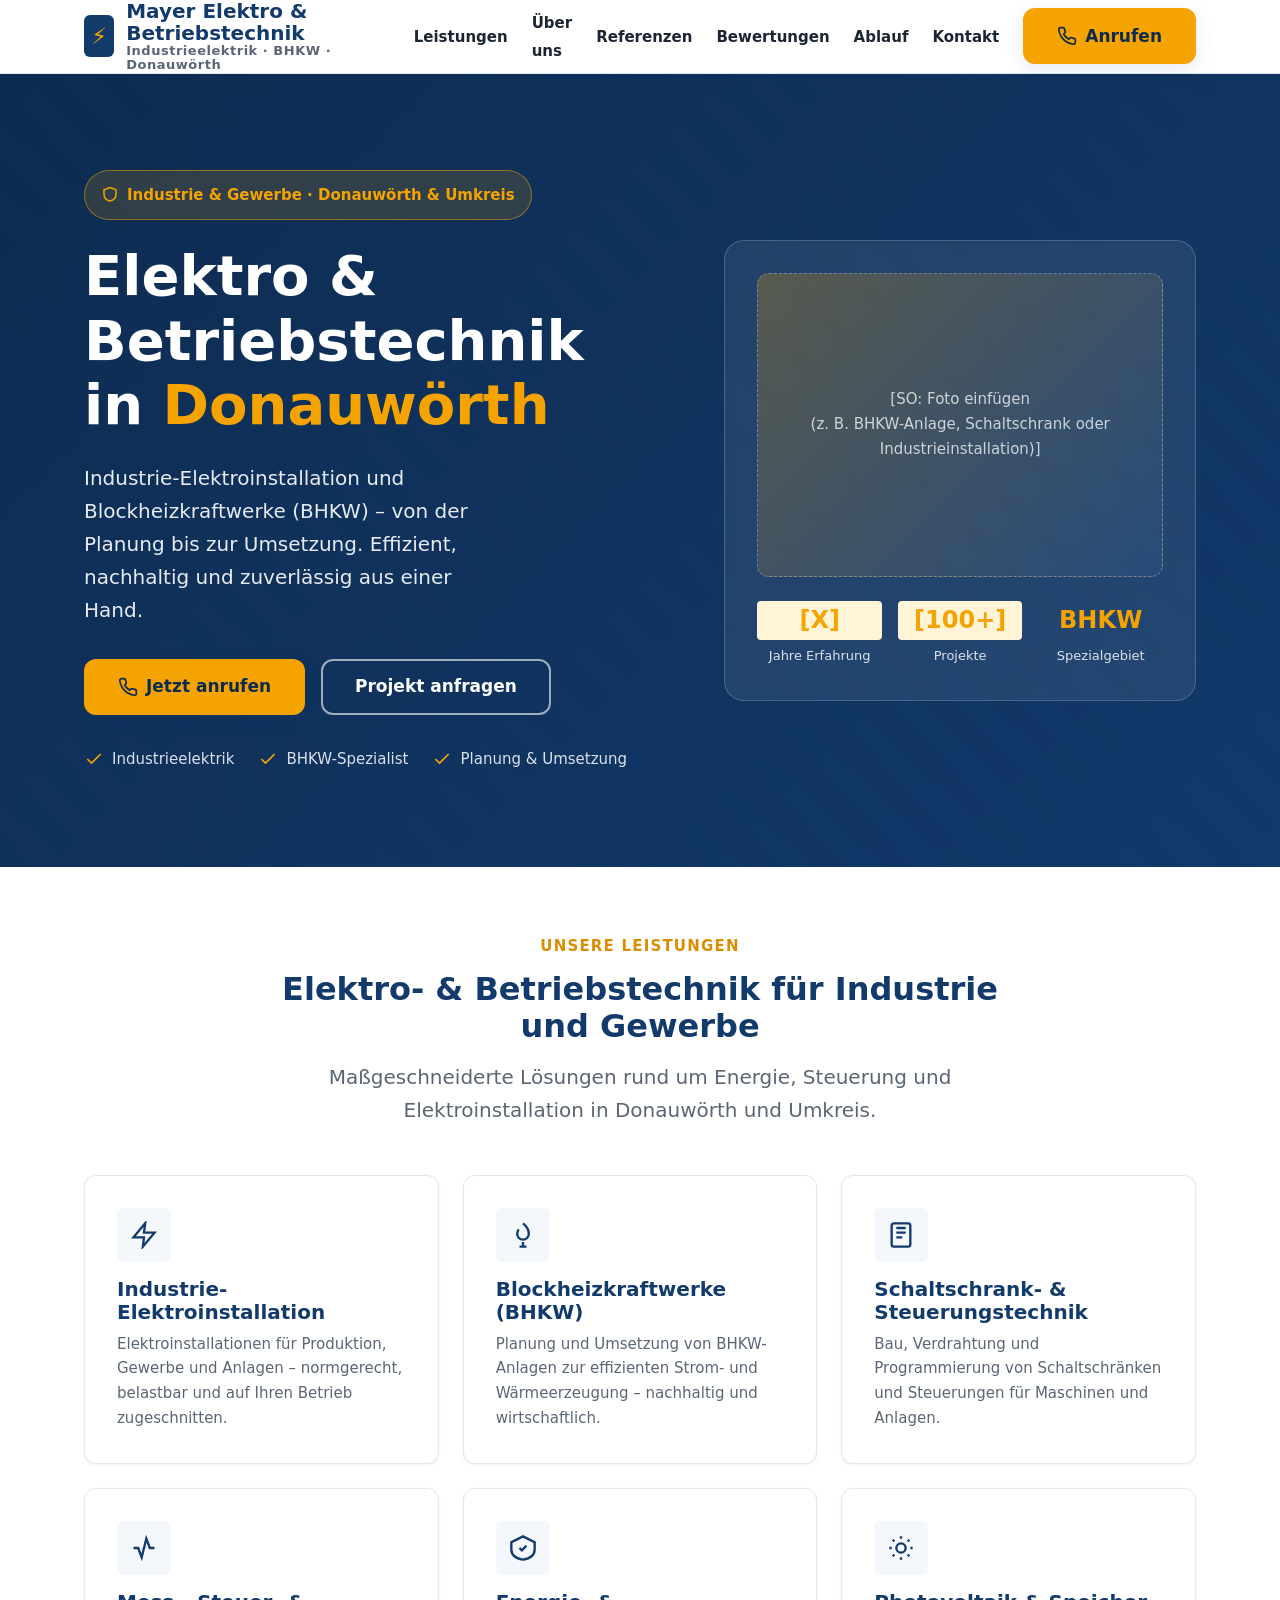
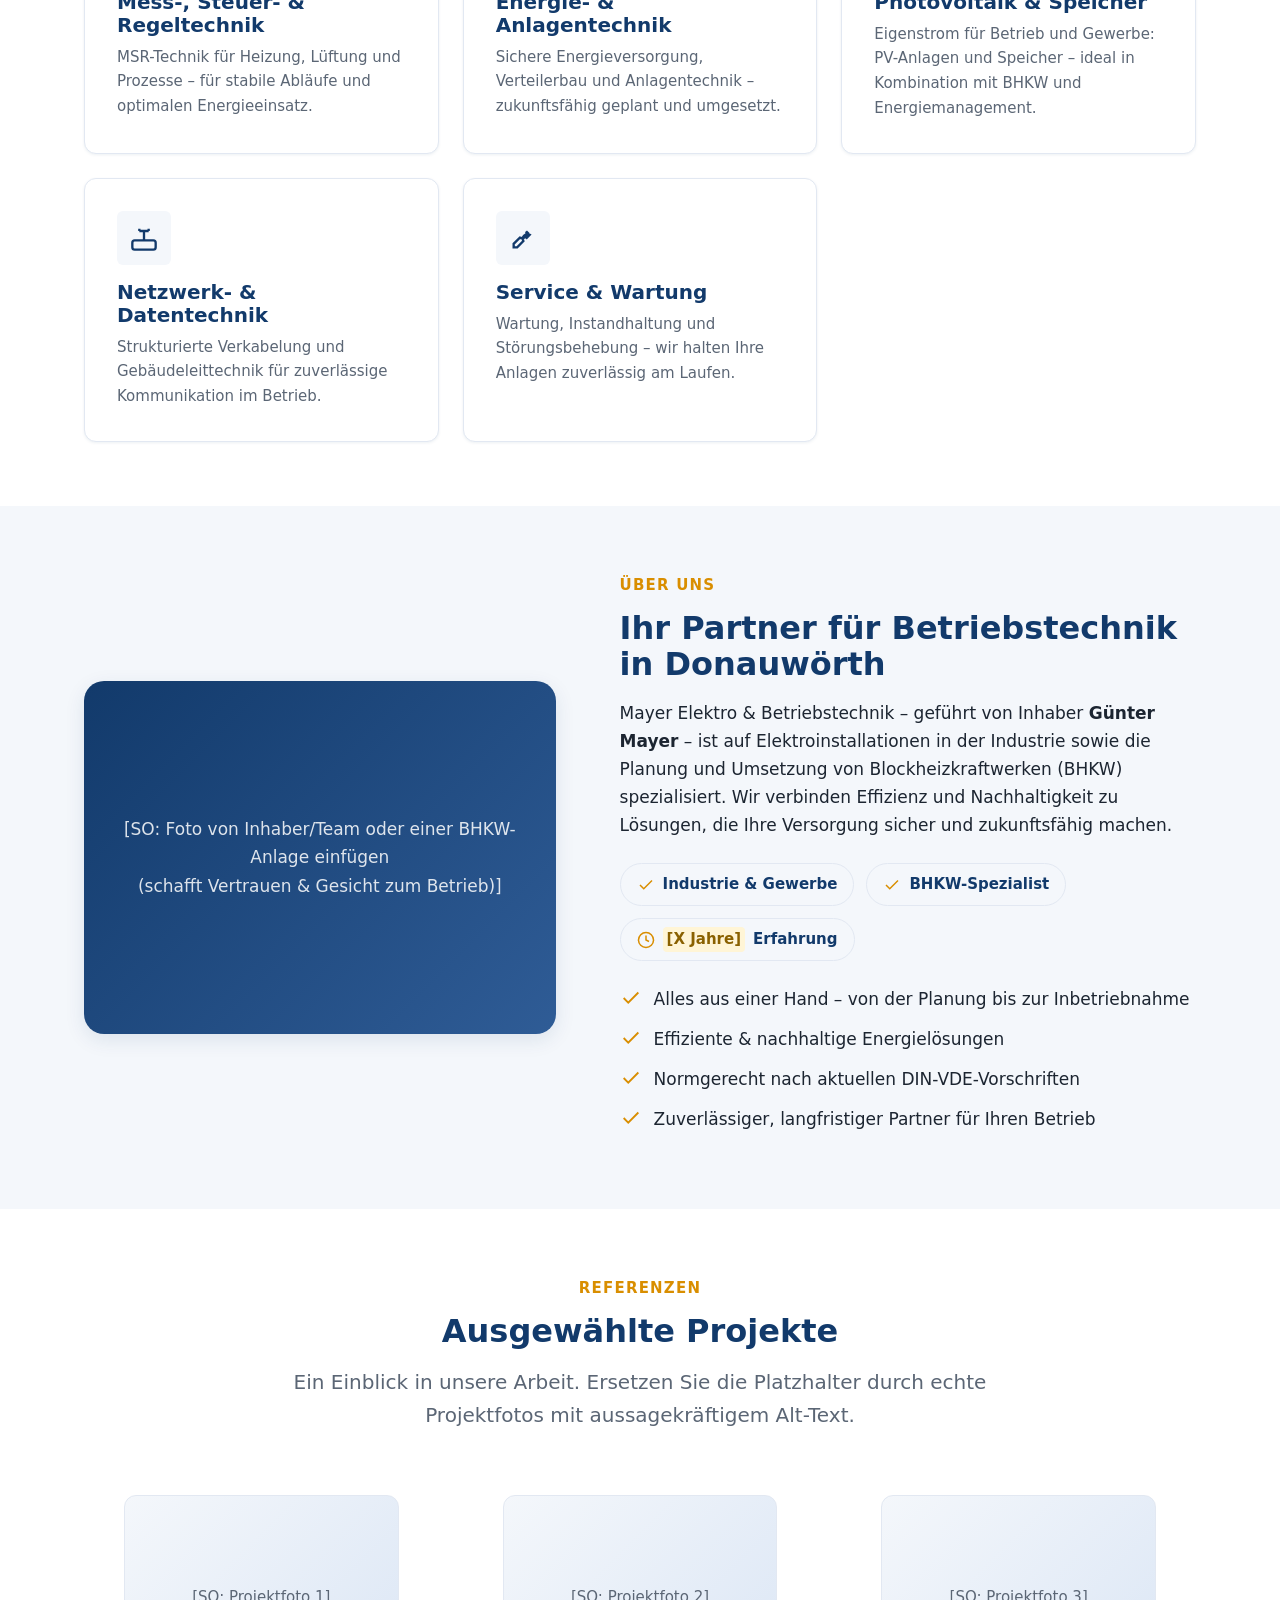
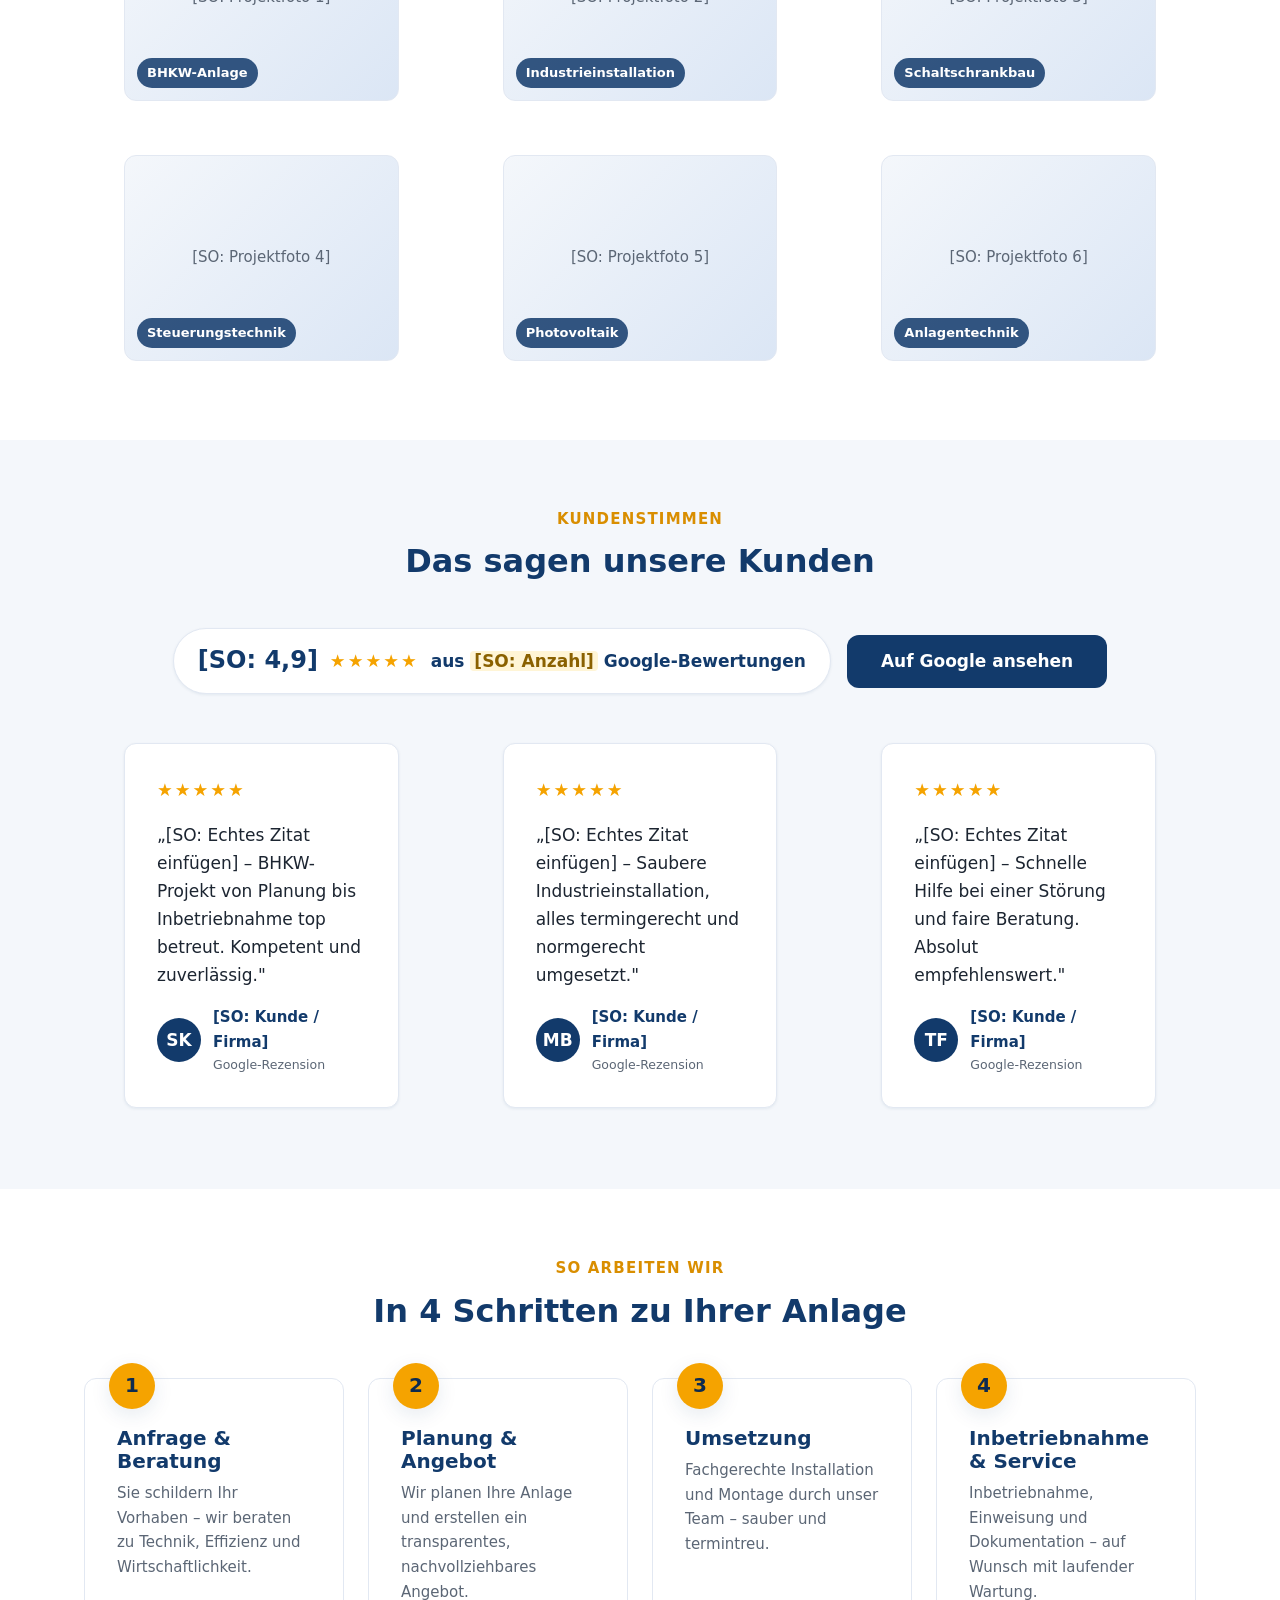
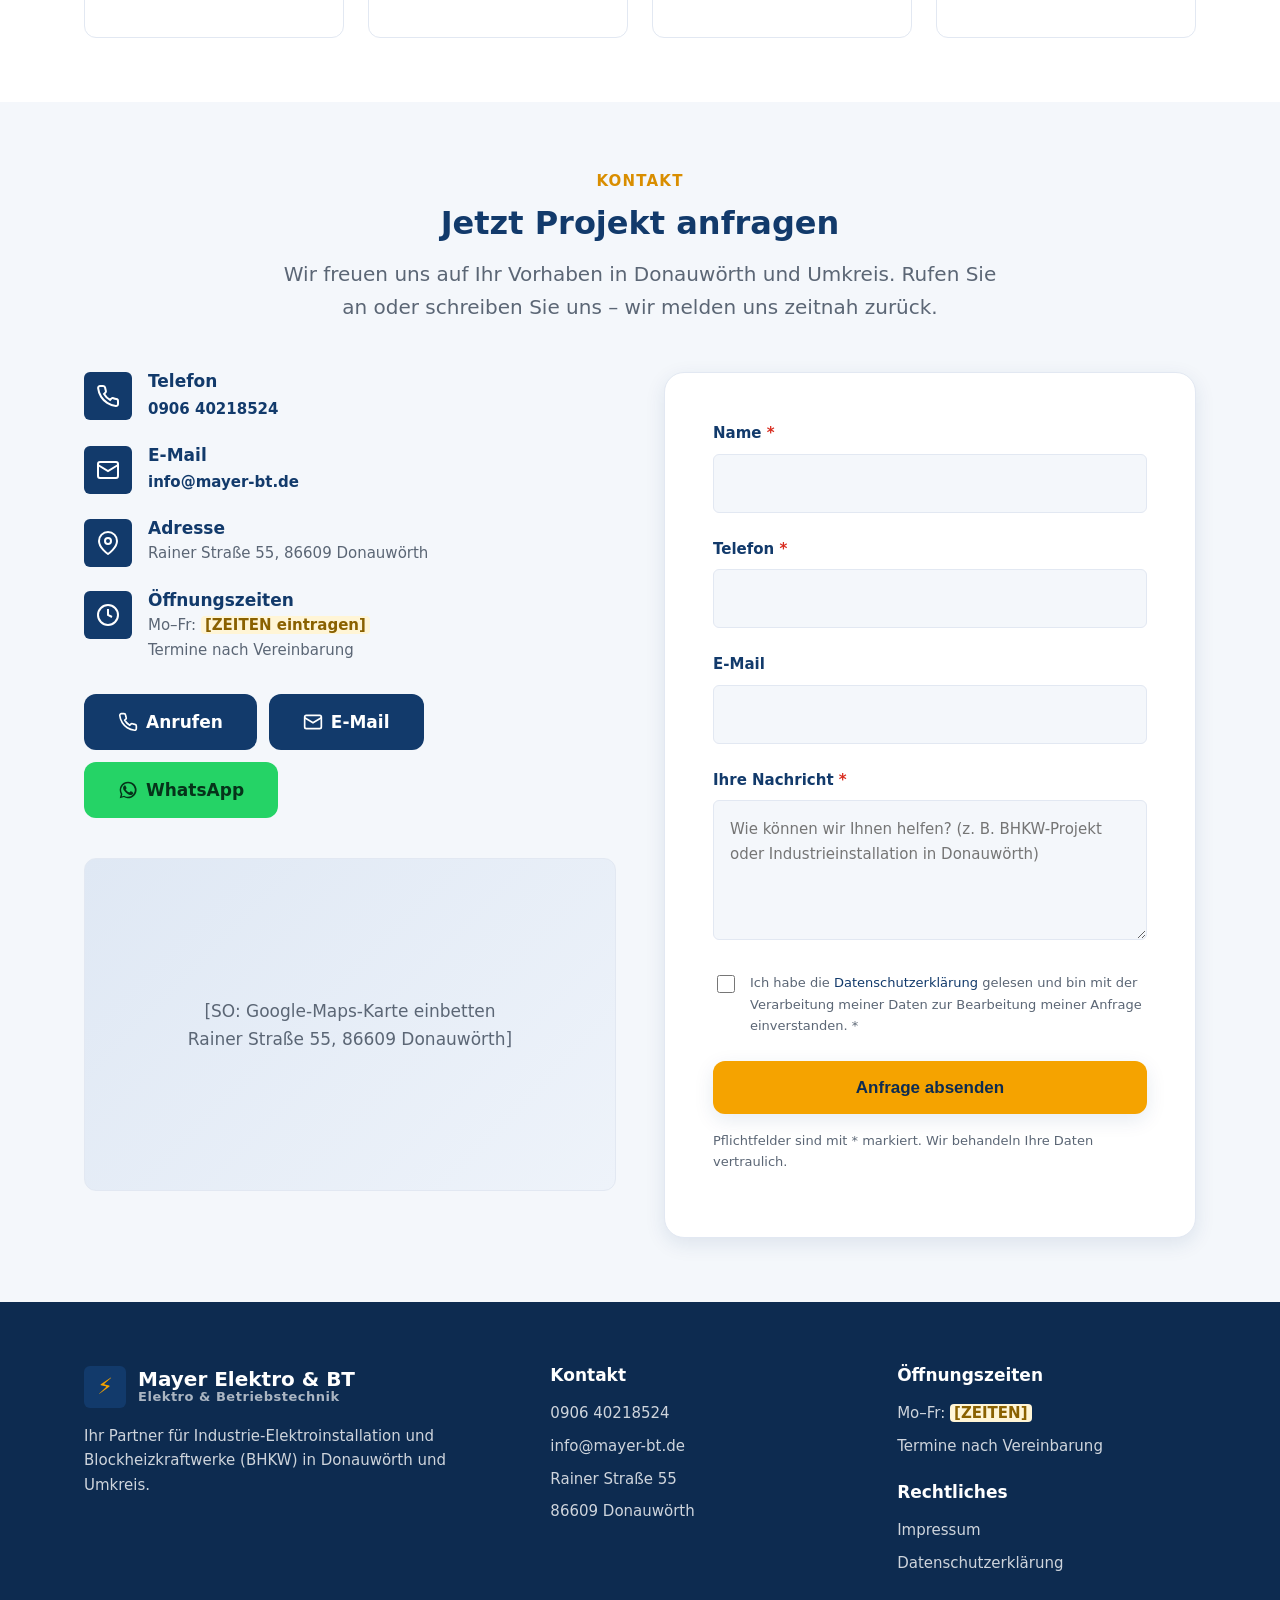
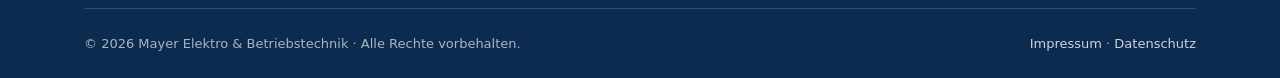
<file: index.html>
<!DOCTYPE html>
<html lang="de">
<head>
  <meta charset="UTF-8" />
  <meta name="viewport" content="width=device-width, initial-scale=1.0" />

  <!-- ===================================================================
       SEO / Lokale Suche  (Standort: Donauwörth)
       =================================================================== -->
  <title>Mayer Elektro &amp; Betriebstechnik – Industrieelektrik &amp; BHKW in Donauwörth</title>
  <meta name="description" content="Mayer Elektro &amp; Betriebstechnik in Donauwörth: Industrie-Elektroinstallation, Blockheizkraftwerke (BHKW), Schaltschrank- &amp; Steuerungstechnik, Energie- und Anlagentechnik. Effizient, nachhaltig, zuverlässig. Jetzt anfragen." />
  <meta name="robots" content="index, follow" />
  <link rel="canonical" href="[SO: https://www.mayer-bt.de/]" />

  <!-- Geokoordinaten für lokale Suche (Donauwörth, ca. – bei Bedarf exakt setzen) -->
  <meta name="geo.region" content="DE-BY" />
  <meta name="geo.placename" content="Donauwörth" />
  <meta name="geo.position" content="48.7186;10.7783" />
  <meta name="ICBM" content="48.7186, 10.7783" />

  <!-- Social Sharing (Open Graph) -->
  <meta property="og:type" content="website" />
  <meta property="og:title" content="Mayer Elektro &amp; Betriebstechnik – Industrieelektrik &amp; BHKW in Donauwörth" />
  <meta property="og:description" content="Industrie-Elektroinstallation, Blockheizkraftwerke (BHKW), Schaltschrank- &amp; Steuerungstechnik in Donauwörth und Umkreis." />
  <meta property="og:locale" content="de_DE" />

  <link rel="stylesheet" href="styles.css" />
  <link rel="icon" href="data:image/svg+xml,<svg xmlns='http://www.w3.org/2000/svg' viewBox='0 0 100 100'><text y='.9em' font-size='90'>⚡</text></svg>" />

  <!-- ===================================================================
       JSON-LD Structured Data: LocalBusiness / Electrician
       =================================================================== -->
  <script type="application/ld+json">
  {
    "@context": "https://schema.org",
    "@type": "Electrician",
    "name": "Mayer Elektro & Betriebstechnik",
    "description": "Industrie-Elektroinstallation und Blockheizkraftwerke (BHKW) in Donauwörth und Umkreis: Planung, Installation, Schaltschrank- und Steuerungstechnik, Energie- und Anlagentechnik.",
    "url": "[SO: https://www.mayer-bt.de/]",
    "telephone": "+49 906 40218524",
    "email": "info@mayer-bt.de",
    "image": "[SO: https://www.mayer-bt.de/logo.png]",
    "priceRange": "€€",
    "founder": "Günter Mayer",
    "vatID": "DE288481501",
    "address": {
      "@type": "PostalAddress",
      "streetAddress": "Rainer Straße 55",
      "postalCode": "86609",
      "addressLocality": "Donauwörth",
      "addressRegion": "Bayern",
      "addressCountry": "DE"
    },
    "geo": {
      "@type": "GeoCoordinates",
      "latitude": "48.7186",
      "longitude": "10.7783"
    },
    "areaServed": "Donauwörth und Umkreis",
    "openingHoursSpecification": [
      {
        "@type": "OpeningHoursSpecification",
        "dayOfWeek": ["Monday","Tuesday","Wednesday","Thursday","Friday"],
        "opens": "[SO: 08:00]",
        "closes": "[SO: 17:00]"
      }
    ]
  }
  </script>
</head>

<body>
  <!-- Barrierefreiheit: Sprunglink zum Hauptinhalt -->
  <a class="skip-link" href="#leistungen">Zum Inhalt springen</a>

  <!-- ===================================================================
       HEADER / NAVIGATION
       =================================================================== -->
  <header class="site-header">
    <div class="container">
      <nav class="nav" aria-label="Hauptnavigation">
        <!-- Logo-Platzhalter: durch <img src="logo.png" ...> ersetzbar -->
        <a class="brand" href="index.html" aria-label="Mayer Elektro & Betriebstechnik Startseite">
          <span class="brand__mark" aria-hidden="true">⚡</span>
          <span class="brand__name">
            Mayer <span style="font-weight:600">Elektro &amp; Betriebstechnik</span>
            <small>Industrieelektrik · BHKW · Donauwörth</small>
          </span>
        </a>

        <ul class="nav__links" id="navLinks">
          <li><a href="#leistungen">Leistungen</a></li>
          <li><a href="#ueber-uns">Über uns</a></li>
          <li><a href="#referenzen">Referenzen</a></li>
          <li><a href="#bewertungen">Bewertungen</a></li>
          <li><a href="#ablauf">Ablauf</a></li>
          <li><a href="#kontakt">Kontakt</a></li>
        </ul>

        <div class="nav__cta">
          <!-- Klick-zum-Anrufen -->
          <a class="btn btn--primary btn--desktop" href="tel:+4990640218524">
            <svg class="btn__icon" viewBox="0 0 24 24" fill="none" stroke="currentColor" stroke-width="2" aria-hidden="true"><path d="M22 16.92v3a2 2 0 0 1-2.18 2 19.79 19.79 0 0 1-8.63-3.07 19.5 19.5 0 0 1-6-6 19.79 19.79 0 0 1-3.07-8.67A2 2 0 0 1 4.11 2h3a2 2 0 0 1 2 1.72c.13.96.36 1.9.7 2.81a2 2 0 0 1-.45 2.11L8.09 9.91a16 16 0 0 0 6 6l1.27-1.27a2 2 0 0 1 2.11-.45c.9.34 1.85.57 2.81.7A2 2 0 0 1 22 16.92z"/></svg>
            Anrufen
          </a>
          <button class="nav__toggle" id="navToggle" aria-label="Menü öffnen" aria-expanded="false" aria-controls="navLinks">
            <span></span><span></span><span></span>
          </button>
        </div>
      </nav>
    </div>
  </header>

  <main>
    <!-- =================================================================
         1. HERO
         ================================================================= -->
    <section class="hero">
      <div class="container">
        <div class="hero__inner">
          <div class="hero__content">
            <!-- Trust-Badge (Ausrichtung Industrie & Gewerbe) -->
            <span class="hero-badge">
              <svg viewBox="0 0 24 24" fill="none" stroke="currentColor" stroke-width="2" aria-hidden="true"><path d="M12 2 4 5v6c0 5 3.5 8 8 9 4.5-1 8-4 8-9V5z"/></svg>
              <span>Industrie &amp; Gewerbe · Donauwörth &amp; Umkreis</span>
            </span>

            <h1>Elektro &amp; Betriebstechnik in <span class="accent">Donauwörth</span></h1>
            <p class="hero__lead">
              Industrie-Elektroinstallation und Blockheizkraftwerke (BHKW) –
              von der Planung bis zur Umsetzung. Effizient, nachhaltig und
              zuverlässig aus einer Hand.
            </p>

            <div class="hero__actions">
              <a class="btn btn--primary" href="tel:+4990640218524">
                <svg class="btn__icon" viewBox="0 0 24 24" fill="none" stroke="currentColor" stroke-width="2" aria-hidden="true"><path d="M22 16.92v3a2 2 0 0 1-2.18 2 19.79 19.79 0 0 1-8.63-3.07 19.5 19.5 0 0 1-6-6 19.79 19.79 0 0 1-3.07-8.67A2 2 0 0 1 4.11 2h3a2 2 0 0 1 2 1.72c.13.96.36 1.9.7 2.81a2 2 0 0 1-.45 2.11L8.09 9.91a16 16 0 0 0 6 6l1.27-1.27a2 2 0 0 1 2.11-.45c.9.34 1.85.57 2.81.7A2 2 0 0 1 22 16.92z"/></svg>
                Jetzt anrufen
              </a>
              <a class="btn btn--ghost" href="#kontakt">Projekt anfragen</a>
            </div>

            <ul class="hero__trust">
              <li><svg viewBox="0 0 24 24" fill="none" stroke="currentColor" stroke-width="2" aria-hidden="true"><path d="M20 6 9 17l-5-5"/></svg> Industrieelektrik</li>
              <li><svg viewBox="0 0 24 24" fill="none" stroke="currentColor" stroke-width="2" aria-hidden="true"><path d="M20 6 9 17l-5-5"/></svg> BHKW-Spezialist</li>
              <li><svg viewBox="0 0 24 24" fill="none" stroke="currentColor" stroke-width="2" aria-hidden="true"><path d="M20 6 9 17l-5-5"/></svg> Planung &amp; Umsetzung</li>
            </ul>
          </div>

          <!-- Hero-Bild-Platzhalter mit Kennzahlen -->
          <aside class="hero__card" aria-label="Über unseren Betrieb">
            <div class="hero__photo">
              [SO: Foto einfügen<br>(z. B. BHKW-Anlage, Schaltschrank oder Industrieinstallation)]
            </div>
            <div class="hero__stats">
              <div><strong class="ph">[X]</strong><span>Jahre Erfahrung</span></div>
              <div><strong class="ph">[100+]</strong><span>Projekte</span></div>
              <div><strong>BHKW</strong><span>Spezialgebiet</span></div>
            </div>
          </aside>
        </div>
      </div>
    </section>

    <!-- =================================================================
         2. LEISTUNGEN
         Hinweis: Kernleistungen (Industrieelektrik, BHKW) sind gesichert.
         Die übrigen Karten sind branchenübliche Ergänzungen – bitte an das
         echte Angebot anpassen/ergänzen.
         ================================================================= -->
    <section class="section" id="leistungen">
      <div class="container">
        <div class="section__head">
          <span class="section__eyebrow">Unsere Leistungen</span>
          <h2 class="section__title">Elektro- &amp; Betriebstechnik für Industrie und Gewerbe</h2>
          <p class="section__lead">Maßgeschneiderte Lösungen rund um Energie, Steuerung und Elektroinstallation in Donauwörth und Umkreis.</p>
        </div>

        <div class="grid grid--services">
          <!-- Karte: Industrie-Elektroinstallation (Kernleistung) -->
          <article class="card">
            <div class="card__icon"><svg viewBox="0 0 24 24" fill="none" stroke="currentColor" stroke-width="2" aria-hidden="true"><path d="M13 2 3 14h9l-1 8 10-12h-9l1-8z"/></svg></div>
            <h3>Industrie-Elektroinstallation</h3>
            <p>Elektroinstallationen für Produktion, Gewerbe und Anlagen – normgerecht, belastbar und auf Ihren Betrieb zugeschnitten.</p>
          </article>

          <!-- Karte: BHKW (Kernleistung / Spezialgebiet) -->
          <article class="card">
            <div class="card__icon"><svg viewBox="0 0 24 24" fill="none" stroke="currentColor" stroke-width="2" aria-hidden="true"><path d="M12 2s5 4 5 9a5 5 0 0 1-10 0c0-1.5.6-2.8 1.3-3.8"/><path d="M12 22v-4M9 22h6"/></svg></div>
            <h3>Blockheizkraftwerke (BHKW)</h3>
            <p>Planung und Umsetzung von BHKW-Anlagen zur effizienten Strom- und Wärmeerzeugung – nachhaltig und wirtschaftlich.</p>
          </article>

          <!-- Karte: Schaltschrankbau & Steuerungstechnik -->
          <article class="card">
            <div class="card__icon"><svg viewBox="0 0 24 24" fill="none" stroke="currentColor" stroke-width="2" aria-hidden="true"><rect x="4" y="2" width="16" height="20" rx="2"/><path d="M8 6h8M8 10h8M8 14h5"/></svg></div>
            <h3>Schaltschrank- &amp; Steuerungstechnik</h3>
            <p>Bau, Verdrahtung und Programmierung von Schaltschränken und Steuerungen für Maschinen und Anlagen.</p>
          </article>

          <!-- Karte: MSR-Technik -->
          <article class="card">
            <div class="card__icon"><svg viewBox="0 0 24 24" fill="none" stroke="currentColor" stroke-width="2" aria-hidden="true"><path d="M3 12h4l3 8 4-16 3 8h4"/></svg></div>
            <h3>Mess-, Steuer- &amp; Regeltechnik</h3>
            <p>MSR-Technik für Heizung, Lüftung und Prozesse – für stabile Abläufe und optimalen Energieeinsatz.</p>
          </article>

          <!-- Karte: Energie- & Anlagentechnik -->
          <article class="card">
            <div class="card__icon"><svg viewBox="0 0 24 24" fill="none" stroke="currentColor" stroke-width="2" aria-hidden="true"><path d="M12 2 2 7v6c0 5 4 8 10 9 6-1 10-4 10-9V7z"/><path d="m9 12 2 2 4-4"/></svg></div>
            <h3>Energie- &amp; Anlagentechnik</h3>
            <p>Sichere Energieversorgung, Verteilerbau und Anlagentechnik – zukunftsfähig geplant und umgesetzt.</p>
          </article>

          <!-- Karte: Photovoltaik & Speicher -->
          <article class="card">
            <div class="card__icon"><svg viewBox="0 0 24 24" fill="none" stroke="currentColor" stroke-width="2" aria-hidden="true"><circle cx="12" cy="12" r="4"/><path d="M12 2v2M12 20v2M4.9 4.9l1.4 1.4M17.7 17.7l1.4 1.4M2 12h2M20 12h2M6.3 17.7l-1.4 1.4M19.1 4.9l-1.4 1.4"/></svg></div>
            <h3>Photovoltaik &amp; Speicher</h3>
            <p>Eigenstrom für Betrieb und Gewerbe: PV-Anlagen und Speicher – ideal in Kombination mit BHKW und Energiemanagement.</p>
          </article>

          <!-- Karte: Netzwerk- & Datentechnik / Gebäudeleittechnik -->
          <article class="card">
            <div class="card__icon"><svg viewBox="0 0 24 24" fill="none" stroke="currentColor" stroke-width="2" aria-hidden="true"><rect x="2" y="14" width="20" height="8" rx="2"/><path d="M6 18h.01M10 18h.01M12 14V6M8 6h8M8 6V4M16 6V4"/></svg></div>
            <h3>Netzwerk- &amp; Datentechnik</h3>
            <p>Strukturierte Verkabelung und Gebäudeleittechnik für zuverlässige Kommunikation im Betrieb.</p>
          </article>

          <!-- Karte: Service, Wartung & Störungsbehebung -->
          <article class="card">
            <div class="card__icon"><svg viewBox="0 0 24 24" fill="none" stroke="currentColor" stroke-width="2" aria-hidden="true"><path d="M14.7 6.3a4 4 0 0 1-5.4 5.4L4 17v3h3l5.3-5.3a4 4 0 0 1 5.4-5.4l-2.5 2.5-1.5-1.5 2.5-2.5z"/></svg></div>
            <h3>Service &amp; Wartung</h3>
            <p>Wartung, Instandhaltung und Störungsbehebung – wir halten Ihre Anlagen zuverlässig am Laufen.</p>
          </article>
        </div>
      </div>
    </section>

    <!-- =================================================================
         3. ÜBER UNS
         ================================================================= -->
    <section class="section section--alt" id="ueber-uns">
      <div class="container">
        <div class="about">
          <!-- Foto-Platzhalter -->
          <div class="about__photo">
            [SO: Foto von Inhaber/Team oder einer BHKW-Anlage einfügen<br>(schafft Vertrauen &amp; Gesicht zum Betrieb)]
          </div>

          <div class="about__content">
            <span class="section__eyebrow">Über uns</span>
            <h2>Ihr Partner für Betriebstechnik in <span>Donauwörth</span></h2>
            <p>
              Mayer Elektro &amp; Betriebstechnik – geführt von Inhaber
              <strong>Günter Mayer</strong> – ist auf Elektroinstallationen in der
              Industrie sowie die Planung und Umsetzung von Blockheizkraftwerken (BHKW)
              spezialisiert. Wir verbinden Effizienz und Nachhaltigkeit zu Lösungen,
              die Ihre Versorgung sicher und zukunftsfähig machen.
            </p>

            <div class="about__badges">
              <span class="badge"><svg viewBox="0 0 24 24" fill="none" stroke="currentColor" stroke-width="2" aria-hidden="true"><path d="M20 6 9 17l-5-5"/></svg> Industrie &amp; Gewerbe</span>
              <span class="badge"><svg viewBox="0 0 24 24" fill="none" stroke="currentColor" stroke-width="2" aria-hidden="true"><path d="M20 6 9 17l-5-5"/></svg> BHKW-Spezialist</span>
              <span class="badge"><svg viewBox="0 0 24 24" fill="none" stroke="currentColor" stroke-width="2" aria-hidden="true"><circle cx="12" cy="12" r="10"/><path d="M12 6v6l4 2"/></svg> <span class="ph">[X Jahre]</span> Erfahrung</span>
            </div>

            <ul class="feature-list">
              <li><svg viewBox="0 0 24 24" fill="none" stroke="currentColor" stroke-width="2" aria-hidden="true"><path d="M20 6 9 17l-5-5"/></svg> Alles aus einer Hand – von der Planung bis zur Inbetriebnahme</li>
              <li><svg viewBox="0 0 24 24" fill="none" stroke="currentColor" stroke-width="2" aria-hidden="true"><path d="M20 6 9 17l-5-5"/></svg> Effiziente &amp; nachhaltige Energielösungen</li>
              <li><svg viewBox="0 0 24 24" fill="none" stroke="currentColor" stroke-width="2" aria-hidden="true"><path d="M20 6 9 17l-5-5"/></svg> Normgerecht nach aktuellen DIN-VDE-Vorschriften</li>
              <li><svg viewBox="0 0 24 24" fill="none" stroke="currentColor" stroke-width="2" aria-hidden="true"><path d="M20 6 9 17l-5-5"/></svg> Zuverlässiger, langfristiger Partner für Ihren Betrieb</li>
            </ul>
          </div>
        </div>
      </div>
    </section>

    <!-- =================================================================
         4. REFERENZEN / PROJEKTE (Galerie-Platzhalter)
         ================================================================= -->
    <section class="section" id="referenzen">
      <div class="container">
        <div class="section__head">
          <span class="section__eyebrow">Referenzen</span>
          <h2 class="section__title">Ausgewählte Projekte</h2>
          <p class="section__lead">Ein Einblick in unsere Arbeit. Ersetzen Sie die Platzhalter durch echte Projektfotos mit aussagekräftigem Alt-Text.</p>
        </div>

        <div class="grid gallery">
          <figure class="gallery__item" role="img" aria-label="[SO: Projektfoto – BHKW-Anlage in Betrieb]">
            [SO: Projektfoto 1]
            <span>BHKW-Anlage</span>
          </figure>
          <figure class="gallery__item" role="img" aria-label="[SO: Projektfoto – Industrie-Elektroinstallation Produktionshalle]">
            [SO: Projektfoto 2]
            <span>Industrieinstallation</span>
          </figure>
          <figure class="gallery__item" role="img" aria-label="[SO: Projektfoto – Schaltschrankbau]">
            [SO: Projektfoto 3]
            <span>Schaltschrankbau</span>
          </figure>
          <figure class="gallery__item" role="img" aria-label="[SO: Projektfoto – Steuerungs- und MSR-Technik]">
            [SO: Projektfoto 4]
            <span>Steuerungstechnik</span>
          </figure>
          <figure class="gallery__item" role="img" aria-label="[SO: Projektfoto – Photovoltaikanlage Gewerbedach]">
            [SO: Projektfoto 5]
            <span>Photovoltaik</span>
          </figure>
          <figure class="gallery__item" role="img" aria-label="[SO: Projektfoto – Energieverteilung / Anlagentechnik]">
            [SO: Projektfoto 6]
            <span>Anlagentechnik</span>
          </figure>
        </div>
      </div>
    </section>

    <!-- =================================================================
         5. KUNDENSTIMMEN / GOOGLE-BEWERTUNGEN
         Wiederverwendbare Komponente – siehe Hinweis unten zum späteren
         Einbinden echter Google-Rezensionen.
         ================================================================= -->
    <section class="section section--alt" id="bewertungen">
      <div class="container">
        <div class="section__head">
          <span class="section__eyebrow">Kundenstimmen</span>
          <h2 class="section__title">Das sagen unsere Kunden</h2>
        </div>

        <div class="reviews-head">
          <div class="reviews-score">
            <span class="num">[SO: 4,9]</span>
            <span class="stars" aria-hidden="true">★★★★★</span>
            <span>aus <span class="ph">[SO: Anzahl]</span> Google-Bewertungen</span>
          </div>
          <!-- Später: Link zum echten Google-Profil eintragen -->
          <a class="btn btn--solid" href="[SO: Google-Profil-URL]" target="_blank" rel="noopener">Auf Google ansehen</a>
        </div>

        <!--
          HINWEIS zum späteren Einbinden echter Google-Rezensionen:
          Diese Karten sind bewusst als wiederverwendbare Komponente aufgebaut.
          Optionen zum Befüllen mit echten Bewertungen:
            (a) Manuell: Zitate/Namen unten einfach ersetzen.
            (b) Widget: z. B. Elfsight / Trustindex per <script>-Einbindung.
            (c) API: Google Places API "reviews" abrufen und die
                <figure class="review-card">-Struktur per JS erzeugen.
        -->
        <div class="grid grid--3" id="reviewsGrid">
          <figure class="review-card" data-review>
            <span class="stars" aria-label="5 von 5 Sternen">★★★★★</span>
            <blockquote>„[SO: Echtes Zitat einfügen] – BHKW-Projekt von Planung bis Inbetriebnahme top betreut. Kompetent und zuverlässig."</blockquote>
            <figcaption>
              <span class="avatar" aria-hidden="true">SK</span>
              <span class="who">[SO: Kunde / Firma] <small>Google-Rezension</small></span>
            </figcaption>
          </figure>

          <figure class="review-card" data-review>
            <span class="stars" aria-label="5 von 5 Sternen">★★★★★</span>
            <blockquote>„[SO: Echtes Zitat einfügen] – Saubere Industrieinstallation, alles termingerecht und normgerecht umgesetzt."</blockquote>
            <figcaption>
              <span class="avatar" aria-hidden="true">MB</span>
              <span class="who">[SO: Kunde / Firma] <small>Google-Rezension</small></span>
            </figcaption>
          </figure>

          <figure class="review-card" data-review>
            <span class="stars" aria-label="5 von 5 Sternen">★★★★★</span>
            <blockquote>„[SO: Echtes Zitat einfügen] – Schnelle Hilfe bei einer Störung und faire Beratung. Absolut empfehlenswert."</blockquote>
            <figcaption>
              <span class="avatar" aria-hidden="true">TF</span>
              <span class="who">[SO: Kunde / Firma] <small>Google-Rezension</small></span>
            </figcaption>
          </figure>
        </div>
      </div>
    </section>

    <!-- =================================================================
         6. SO ARBEITEN WIR (4 Schritte)
         ================================================================= -->
    <section class="section" id="ablauf">
      <div class="container">
        <div class="section__head">
          <span class="section__eyebrow">So arbeiten wir</span>
          <h2 class="section__title">In 4 Schritten zu Ihrer Anlage</h2>
        </div>

        <div class="grid steps">
          <article class="step">
            <div class="step__num">1</div>
            <h3>Anfrage &amp; Beratung</h3>
            <p>Sie schildern Ihr Vorhaben – wir beraten zu Technik, Effizienz und Wirtschaftlichkeit.</p>
          </article>
          <article class="step">
            <div class="step__num">2</div>
            <h3>Planung &amp; Angebot</h3>
            <p>Wir planen Ihre Anlage und erstellen ein transparentes, nachvollziehbares Angebot.</p>
          </article>
          <article class="step">
            <div class="step__num">3</div>
            <h3>Umsetzung</h3>
            <p>Fachgerechte Installation und Montage durch unser Team – sauber und termintreu.</p>
          </article>
          <article class="step">
            <div class="step__num">4</div>
            <h3>Inbetriebnahme &amp; Service</h3>
            <p>Inbetriebnahme, Einweisung und Dokumentation – auf Wunsch mit laufender Wartung.</p>
          </article>
        </div>
      </div>
    </section>

    <!-- =================================================================
         7. KONTAKT
         ================================================================= -->
    <section class="section section--alt" id="kontakt">
      <div class="container">
        <div class="section__head">
          <span class="section__eyebrow">Kontakt</span>
          <h2 class="section__title">Jetzt Projekt anfragen</h2>
          <p class="section__lead">Wir freuen uns auf Ihr Vorhaben in Donauwörth und Umkreis. Rufen Sie an oder schreiben Sie uns – wir melden uns zeitnah zurück.</p>
        </div>

        <div class="contact">
          <!-- Linke Spalte: Kontaktinfos, Schnellkontakt, Karte -->
          <div class="contact__info">
            <div class="info-item">
              <span class="info-item__icon"><svg viewBox="0 0 24 24" fill="none" stroke="currentColor" stroke-width="2" aria-hidden="true"><path d="M22 16.92v3a2 2 0 0 1-2.18 2 19.79 19.79 0 0 1-8.63-3.07 19.5 19.5 0 0 1-6-6 19.79 19.79 0 0 1-3.07-8.67A2 2 0 0 1 4.11 2h3a2 2 0 0 1 2 1.72c.13.96.36 1.9.7 2.81a2 2 0 0 1-.45 2.11L8.09 9.91a16 16 0 0 0 6 6l1.27-1.27a2 2 0 0 1 2.11-.45c.9.34 1.85.57 2.81.7A2 2 0 0 1 22 16.92z"/></svg></span>
              <div>
                <h3>Telefon</h3>
                <a href="tel:+4990640218524">0906 40218524</a>
              </div>
            </div>

            <div class="info-item">
              <span class="info-item__icon"><svg viewBox="0 0 24 24" fill="none" stroke="currentColor" stroke-width="2" aria-hidden="true"><rect x="2" y="4" width="20" height="16" rx="2"/><path d="m22 7-10 6L2 7"/></svg></span>
              <div>
                <h3>E-Mail</h3>
                <a href="mailto:info@mayer-bt.de">info@mayer-bt.de</a>
              </div>
            </div>

            <div class="info-item">
              <span class="info-item__icon"><svg viewBox="0 0 24 24" fill="none" stroke="currentColor" stroke-width="2" aria-hidden="true"><path d="M21 10c0 7-9 13-9 13s-9-6-9-13a9 9 0 0 1 18 0z"/><circle cx="12" cy="10" r="3"/></svg></span>
              <div>
                <h3>Adresse</h3>
                <p>Rainer Straße 55, 86609 Donauwörth</p>
              </div>
            </div>

            <div class="info-item">
              <span class="info-item__icon"><svg viewBox="0 0 24 24" fill="none" stroke="currentColor" stroke-width="2" aria-hidden="true"><circle cx="12" cy="12" r="10"/><path d="M12 6v6l4 2"/></svg></span>
              <div>
                <h3>Öffnungszeiten</h3>
                <p>Mo–Fr: <span class="ph">[ZEITEN eintragen]</span><br>Termine nach Vereinbarung</p>
              </div>
            </div>

            <!-- Schnellkontakt-Buttons -->
            <div class="contact__quick">
              <a class="btn btn--solid" href="tel:+4990640218524">
                <svg class="btn__icon" viewBox="0 0 24 24" fill="none" stroke="currentColor" stroke-width="2" aria-hidden="true"><path d="M22 16.92v3a2 2 0 0 1-2.18 2 19.79 19.79 0 0 1-8.63-3.07 19.5 19.5 0 0 1-6-6 19.79 19.79 0 0 1-3.07-8.67A2 2 0 0 1 4.11 2h3a2 2 0 0 1 2 1.72c.13.96.36 1.9.7 2.81a2 2 0 0 1-.45 2.11L8.09 9.91a16 16 0 0 0 6 6l1.27-1.27a2 2 0 0 1 2.11-.45c.9.34 1.85.57 2.81.7A2 2 0 0 1 22 16.92z"/></svg>
                Anrufen
              </a>
              <a class="btn btn--solid" href="mailto:info@mayer-bt.de">
                <svg class="btn__icon" viewBox="0 0 24 24" fill="none" stroke="currentColor" stroke-width="2" aria-hidden="true"><rect x="2" y="4" width="20" height="16" rx="2"/><path d="m22 7-10 6L2 7"/></svg>
                E-Mail
              </a>
              <!-- WhatsApp optional: echte Nummer eintragen (Format 49… ohne + / Leerzeichen) oder Button entfernen -->
              <a class="btn btn--whatsapp" href="https://wa.me/[SO:49XXXXXXXXX]" target="_blank" rel="noopener">
                <svg class="btn__icon" viewBox="0 0 24 24" fill="currentColor" aria-hidden="true"><path d="M17.5 14.4c-.3-.2-1.7-.8-2-.9-.3-.1-.5-.2-.7.2-.2.3-.7.9-.9 1.1-.2.2-.3.2-.6.1-.3-.2-1.2-.5-2.3-1.4-.9-.8-1.4-1.7-1.6-2-.2-.3 0-.5.1-.6.1-.1.3-.3.4-.5.1-.2.2-.3.3-.5 0-.2 0-.4-.1-.5 0-.1-.7-1.6-.9-2.2-.2-.6-.5-.5-.7-.5h-.6c-.2 0-.5.1-.8.4-.3.3-1 1-1 2.5s1.1 2.9 1.2 3.1c.2.2 2.1 3.3 5.2 4.6.7.3 1.3.5 1.7.6.7.2 1.4.2 1.9.1.6-.1 1.7-.7 2-1.4.2-.7.2-1.2.2-1.4-.1-.1-.3-.2-.6-.3z"/><path d="M12 2a10 10 0 0 0-8.6 15l-1.3 4.8 4.9-1.3A10 10 0 1 0 12 2zm0 18.2a8.2 8.2 0 0 1-4.2-1.1l-.3-.2-3 .8.8-2.9-.2-.3A8.2 8.2 0 1 1 12 20.2z"/></svg>
                WhatsApp
              </a>
            </div>

            <!-- Google-Maps-Platzhalter (Standort Rainer Straße 55, 86609 Donauwörth):
                 Echten Einbettungscode von Google Maps hier einsetzen
                 ("Karte teilen" → "Karte einbetten" → <iframe> kopieren). -->
            <div class="map-embed">
              [SO: Google-Maps-Karte einbetten<br>Rainer Straße 55, 86609 Donauwörth]
              <!--
              <iframe
                src="https://www.google.com/maps/embed?pb=[SO_EINBETTUNGSCODE]"
                loading="lazy" referrerpolicy="no-referrer-when-downgrade"
                title="Standort Mayer Elektro & Betriebstechnik auf Google Maps"></iframe>
              -->
            </div>
          </div>

          <!-- Rechte Spalte: Kontaktformular -->
          <div class="form-card">
            <!--
              FUNKTIONSFÄHIGES FORMULAR (kein Fake-Submit):
              Variante A – Formspree: action="https://formspree.io/f/DEIN_FORM_ID" method="POST"
              Variante B – Netlify Forms: <form ... data-netlify="true"> + verstecktes Feld form-name
              data-form="placeholder" verhindert das Absenden, bis ein echtes Ziel gesetzt ist.
            -->
            <form
              id="contactForm"
              action="[SO: https://formspree.io/f/DEIN_FORM_ID]"
              method="POST"
              data-form="placeholder"
              novalidate>

              <div class="form-row">
                <label for="name">Name <span class="req" aria-hidden="true">*</span></label>
                <input class="form-control" type="text" id="name" name="name" autocomplete="name" required />
              </div>

              <div class="form-row">
                <label for="phone">Telefon <span class="req" aria-hidden="true">*</span></label>
                <input class="form-control" type="tel" id="phone" name="telefon" autocomplete="tel" required />
              </div>

              <div class="form-row">
                <label for="email">E-Mail</label>
                <input class="form-control" type="email" id="email" name="email" autocomplete="email" />
              </div>

              <div class="form-row">
                <label for="message">Ihre Nachricht <span class="req" aria-hidden="true">*</span></label>
                <textarea class="form-control" id="message" name="nachricht" placeholder="Wie können wir Ihnen helfen? (z. B. BHKW-Projekt oder Industrieinstallation in Donauwörth)" required></textarea>
              </div>

              <div class="form-consent">
                <input type="checkbox" id="consent" name="einwilligung" required />
                <label for="consent" style="font-weight:500;color:inherit;margin:0">
                  Ich habe die <a href="datenschutz.html">Datenschutzerklärung</a> gelesen und bin mit der
                  Verarbeitung meiner Daten zur Bearbeitung meiner Anfrage einverstanden. <span class="req" aria-hidden="true">*</span>
                </label>
              </div>

              <button class="btn btn--primary btn--block" type="submit">Anfrage absenden</button>

              <p class="form-note" id="formStatus" role="status" aria-live="polite">
                Pflichtfelder sind mit <span class="req">*</span> markiert. Wir behandeln Ihre Daten vertraulich.
              </p>
            </form>
          </div>
        </div>
      </div>
    </section>
  </main>

  <!-- =================================================================
       8. FOOTER
       ================================================================= -->
  <footer class="site-footer">
    <div class="container">
      <div class="footer-grid">
        <div class="footer-brand">
          <span class="brand">
            <span class="brand__mark" aria-hidden="true">⚡</span>
            <span class="brand__name">Mayer Elektro &amp; BT<small>Elektro &amp; Betriebstechnik</small></span>
          </span>
          <p>Ihr Partner für Industrie-Elektroinstallation und Blockheizkraftwerke (BHKW) in Donauwörth und Umkreis.</p>
        </div>

        <div>
          <h4>Kontakt</h4>
          <ul class="footer-list">
            <li><a href="tel:+4990640218524">0906 40218524</a></li>
            <li><a href="mailto:info@mayer-bt.de">info@mayer-bt.de</a></li>
            <li>Rainer Straße 55</li>
            <li>86609 Donauwörth</li>
          </ul>
        </div>

        <div>
          <h4>Öffnungszeiten</h4>
          <ul class="footer-list">
            <li>Mo–Fr: <span class="ph">[ZEITEN]</span></li>
            <li>Termine nach Vereinbarung</li>
          </ul>
          <h4 style="margin-top:1.5rem">Rechtliches</h4>
          <ul class="footer-list">
            <li><a href="impressum.html">Impressum</a></li>
            <li><a href="datenschutz.html">Datenschutzerklärung</a></li>
          </ul>
        </div>
      </div>

      <div class="footer-bottom">
        <span>© <span id="year">2026</span> Mayer Elektro &amp; Betriebstechnik · Alle Rechte vorbehalten.</span>
        <span><a href="impressum.html">Impressum</a> · <a href="datenschutz.html">Datenschutz</a></span>
      </div>
    </div>
  </footer>

  <script src="script.js"></script>
</body>
</html>
</file>
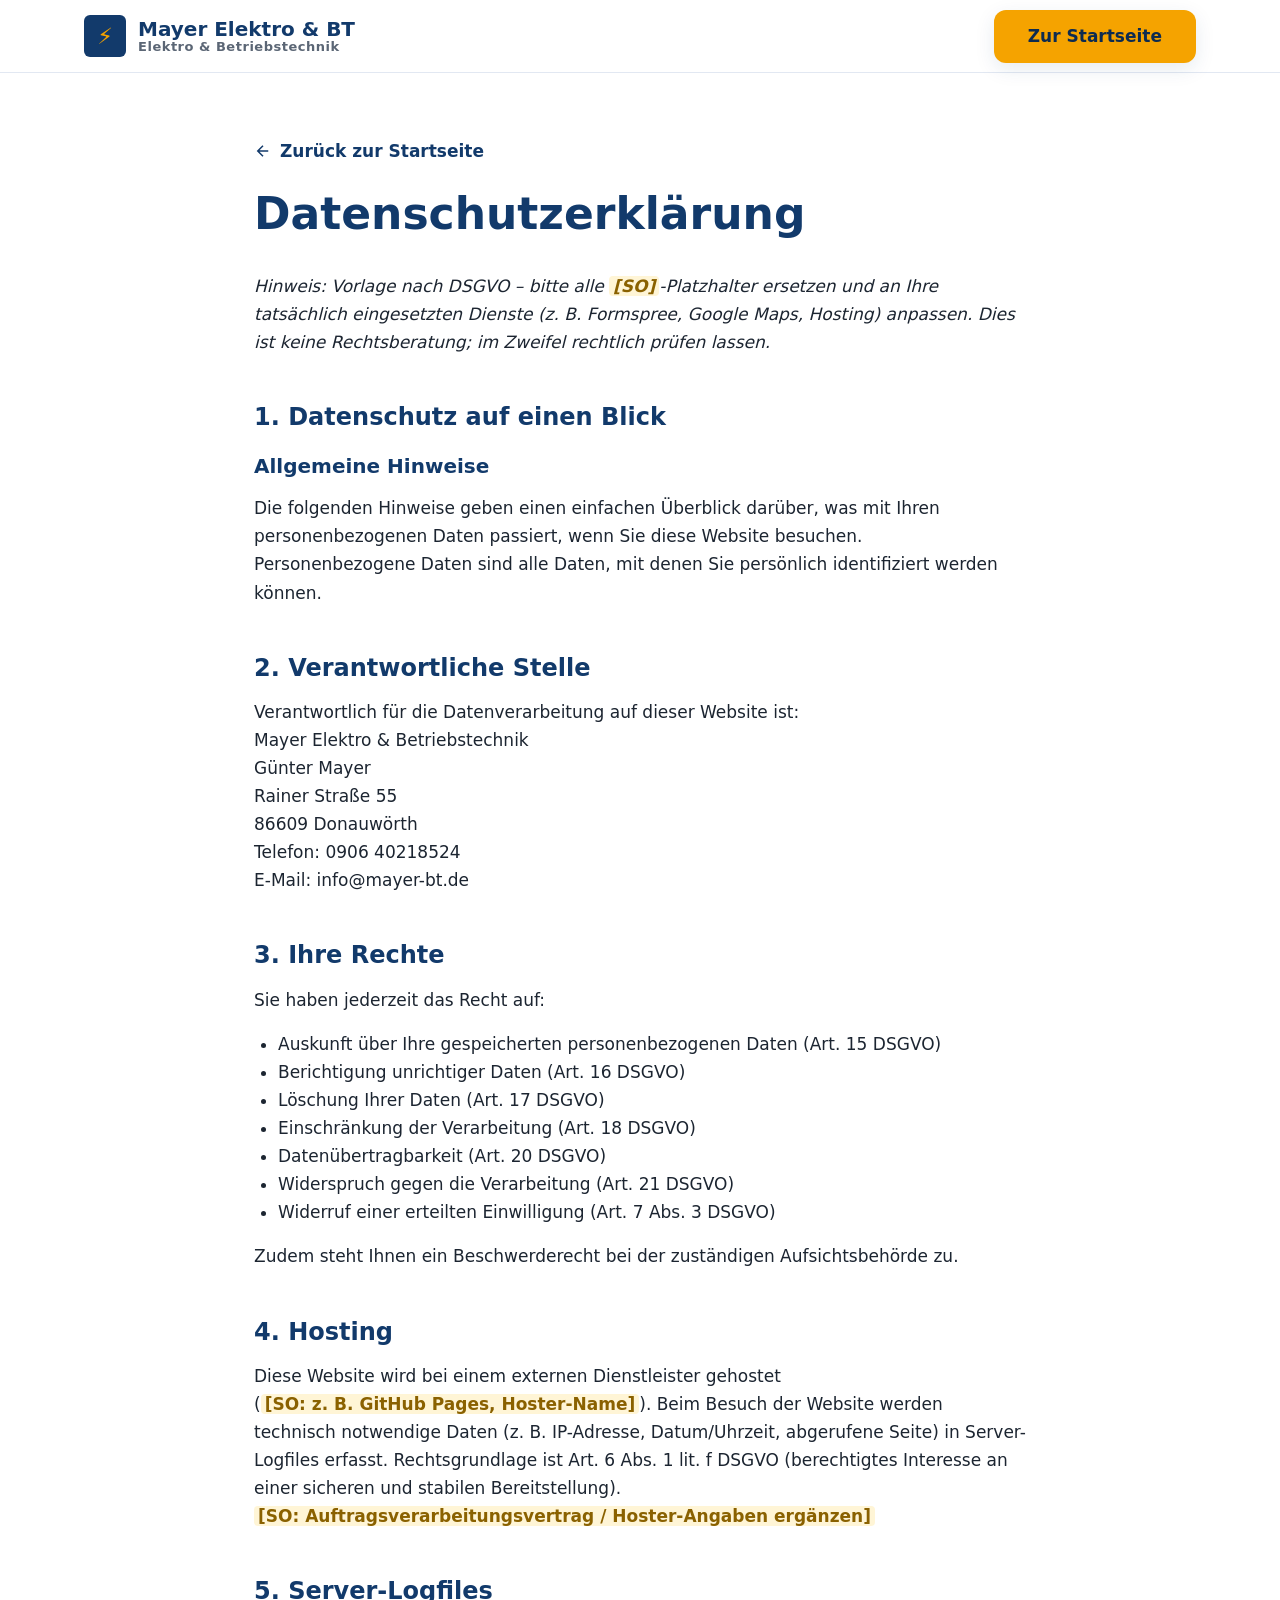
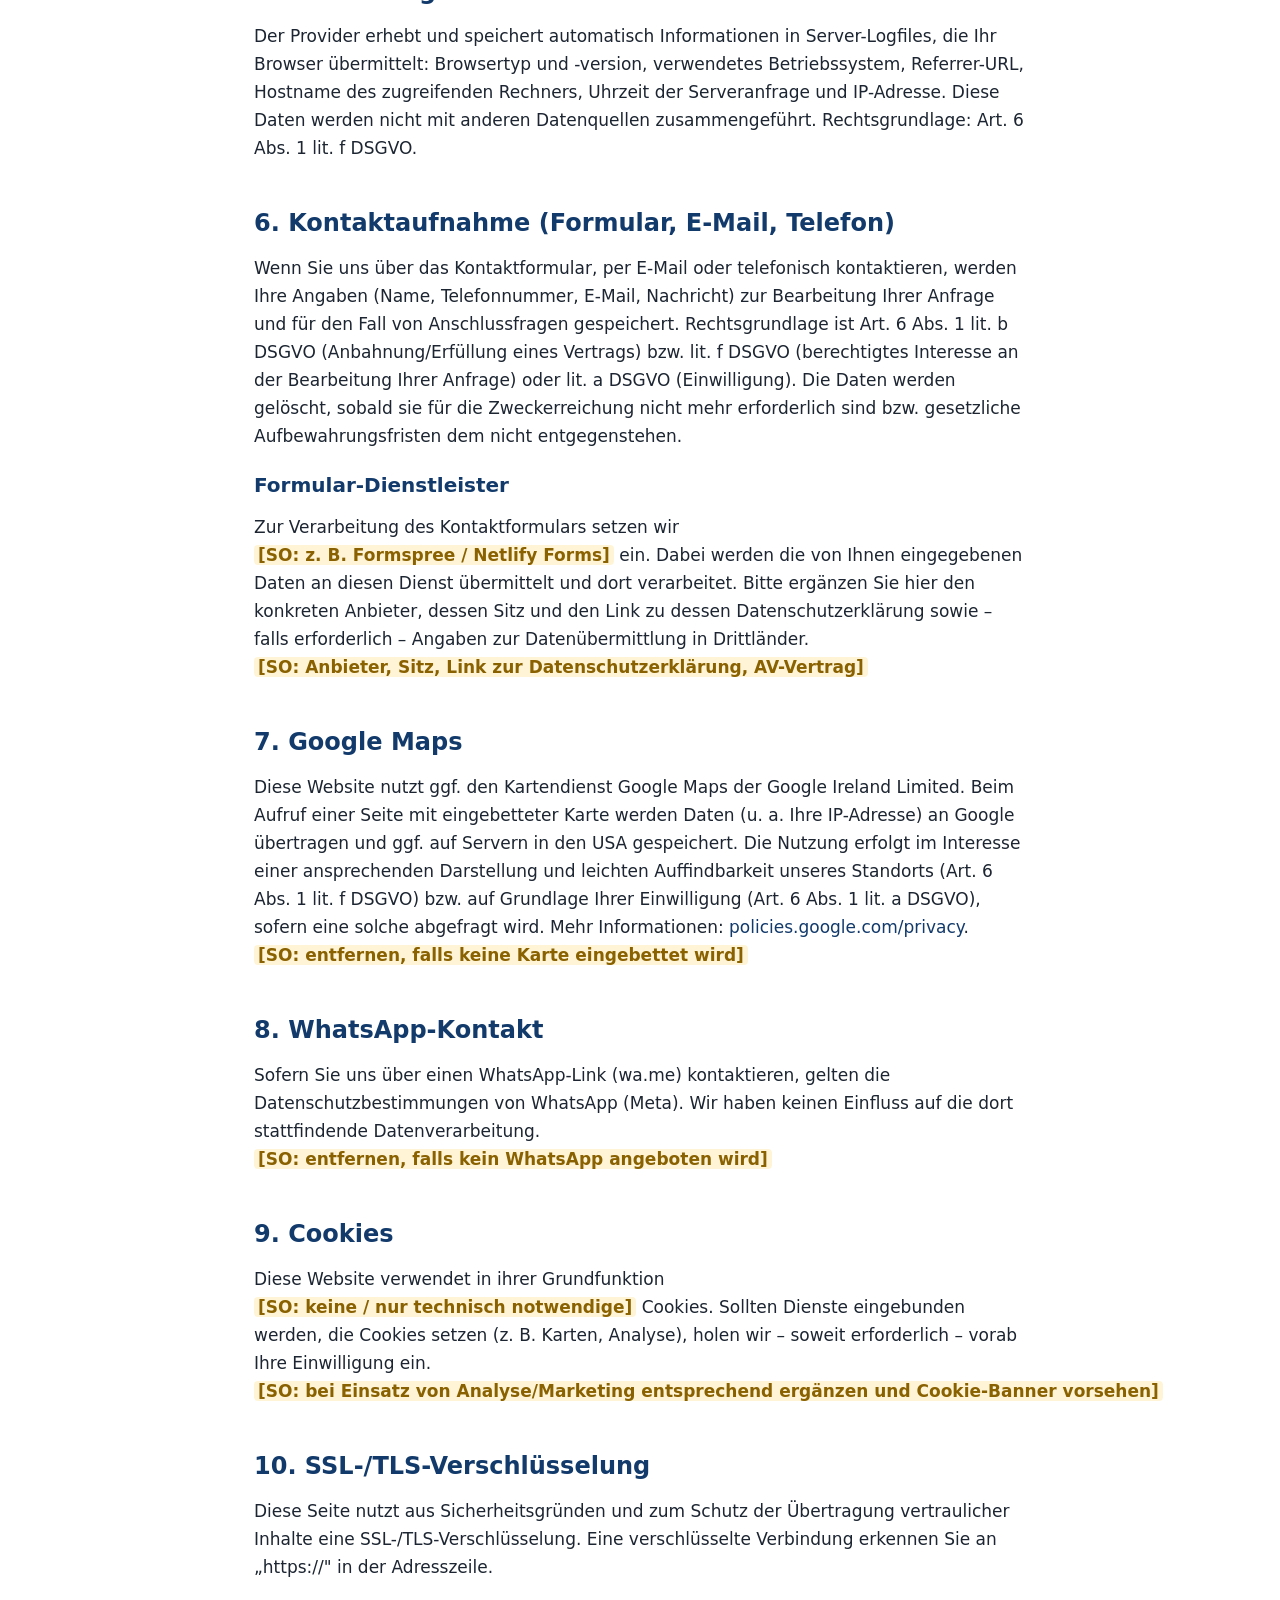
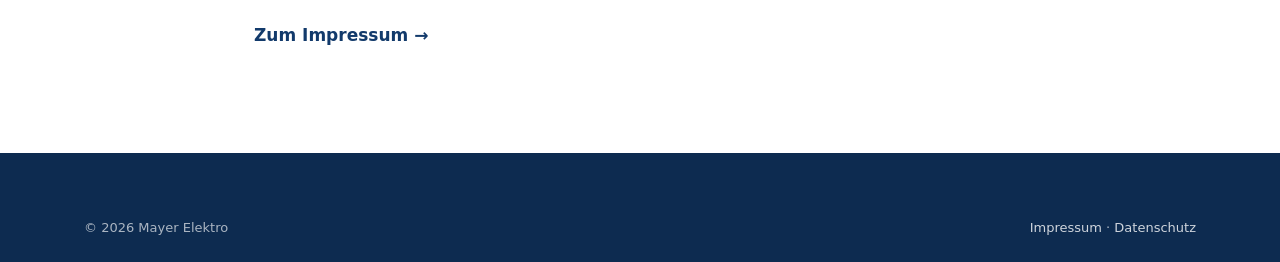
<file: datenschutz.html>
<!DOCTYPE html>
<html lang="de">
<head>
  <meta charset="UTF-8" />
  <meta name="viewport" content="width=device-width, initial-scale=1.0" />
  <title>Datenschutzerklärung – Mayer Elektro &amp; Betriebstechnik</title>
  <meta name="description" content="Datenschutzerklärung von Mayer Elektro gemäß DSGVO." />
  <meta name="robots" content="index, follow" />
  <link rel="stylesheet" href="styles.css" />
  <link rel="icon" href="data:image/svg+xml,<svg xmlns='http://www.w3.org/2000/svg' viewBox='0 0 100 100'><text y='.9em' font-size='90'>⚡</text></svg>" />
</head>
<body>
  <a class="skip-link" href="#inhalt">Zum Inhalt springen</a>

  <header class="site-header">
    <div class="container">
      <nav class="nav" aria-label="Hauptnavigation">
        <a class="brand" href="index.html" aria-label="Mayer Elektro Startseite">
          <span class="brand__mark" aria-hidden="true">⚡</span>
          <span class="brand__name">Mayer Elektro &amp; BT<small>Elektro &amp; Betriebstechnik</small></span>
        </a>
        <div class="nav__cta">
          <a class="btn btn--primary btn--desktop" href="index.html">Zur Startseite</a>
        </div>
      </nav>
    </div>
  </header>

  <main id="inhalt" class="legal">
    <a class="back-link" href="index.html">
      <svg viewBox="0 0 24 24" width="18" height="18" fill="none" stroke="currentColor" stroke-width="2" aria-hidden="true"><path d="M19 12H5M12 19l-7-7 7-7"/></svg>
      Zurück zur Startseite
    </a>

    <h1>Datenschutzerklärung</h1>
    <p><em>Hinweis: Vorlage nach DSGVO – bitte alle <span class="ph">[SO]</span>-Platzhalter ersetzen
      und an Ihre tatsächlich eingesetzten Dienste (z. B. Formspree, Google Maps, Hosting) anpassen.
      Dies ist keine Rechtsberatung; im Zweifel rechtlich prüfen lassen.</em></p>

    <h2>1. Datenschutz auf einen Blick</h2>
    <h3>Allgemeine Hinweise</h3>
    <p>
      Die folgenden Hinweise geben einen einfachen Überblick darüber, was mit Ihren personenbezogenen
      Daten passiert, wenn Sie diese Website besuchen. Personenbezogene Daten sind alle Daten, mit denen
      Sie persönlich identifiziert werden können.
    </p>

    <h2>2. Verantwortliche Stelle</h2>
    <p>
      Verantwortlich für die Datenverarbeitung auf dieser Website ist:<br />
      Mayer Elektro &amp; Betriebstechnik<br />
      Günter Mayer<br />
      Rainer Straße 55<br />
      86609 Donauwörth<br />
      Telefon: 0906 40218524<br />
      E-Mail: info@mayer-bt.de
    </p>

    <h2>3. Ihre Rechte</h2>
    <p>Sie haben jederzeit das Recht auf:</p>
    <ul>
      <li>Auskunft über Ihre gespeicherten personenbezogenen Daten (Art. 15 DSGVO)</li>
      <li>Berichtigung unrichtiger Daten (Art. 16 DSGVO)</li>
      <li>Löschung Ihrer Daten (Art. 17 DSGVO)</li>
      <li>Einschränkung der Verarbeitung (Art. 18 DSGVO)</li>
      <li>Datenübertragbarkeit (Art. 20 DSGVO)</li>
      <li>Widerspruch gegen die Verarbeitung (Art. 21 DSGVO)</li>
      <li>Widerruf einer erteilten Einwilligung (Art. 7 Abs. 3 DSGVO)</li>
    </ul>
    <p>
      Zudem steht Ihnen ein Beschwerderecht bei der zuständigen Aufsichtsbehörde zu.
    </p>

    <h2>4. Hosting</h2>
    <p>
      Diese Website wird bei einem externen Dienstleister gehostet (<span class="ph">[SO: z. B. GitHub Pages,
      Hoster-Name]</span>). Beim Besuch der Website werden technisch notwendige Daten (z. B. IP-Adresse,
      Datum/Uhrzeit, abgerufene Seite) in Server-Logfiles erfasst. Rechtsgrundlage ist Art. 6 Abs. 1 lit. f
      DSGVO (berechtigtes Interesse an einer sicheren und stabilen Bereitstellung).
      <span class="ph">[SO: Auftragsverarbeitungsvertrag / Hoster-Angaben ergänzen]</span>
    </p>

    <h2>5. Server-Logfiles</h2>
    <p>
      Der Provider erhebt und speichert automatisch Informationen in Server-Logfiles, die Ihr Browser
      übermittelt: Browsertyp und -version, verwendetes Betriebssystem, Referrer-URL, Hostname des
      zugreifenden Rechners, Uhrzeit der Serveranfrage und IP-Adresse. Diese Daten werden nicht mit
      anderen Datenquellen zusammengeführt. Rechtsgrundlage: Art. 6 Abs. 1 lit. f DSGVO.
    </p>

    <h2>6. Kontaktaufnahme (Formular, E-Mail, Telefon)</h2>
    <p>
      Wenn Sie uns über das Kontaktformular, per E-Mail oder telefonisch kontaktieren, werden Ihre
      Angaben (Name, Telefonnummer, E-Mail, Nachricht) zur Bearbeitung Ihrer Anfrage und für den Fall
      von Anschlussfragen gespeichert. Rechtsgrundlage ist Art. 6 Abs. 1 lit. b DSGVO (Anbahnung/Erfüllung
      eines Vertrags) bzw. lit. f DSGVO (berechtigtes Interesse an der Bearbeitung Ihrer Anfrage) oder
      lit. a DSGVO (Einwilligung). Die Daten werden gelöscht, sobald sie für die Zweckerreichung nicht
      mehr erforderlich sind bzw. gesetzliche Aufbewahrungsfristen dem nicht entgegenstehen.
    </p>

    <h3>Formular-Dienstleister</h3>
    <p>
      Zur Verarbeitung des Kontaktformulars setzen wir <span class="ph">[SO: z. B. Formspree / Netlify Forms]</span>
      ein. Dabei werden die von Ihnen eingegebenen Daten an diesen Dienst übermittelt und dort verarbeitet.
      Bitte ergänzen Sie hier den konkreten Anbieter, dessen Sitz und den Link zu dessen Datenschutzerklärung
      sowie – falls erforderlich – Angaben zur Datenübermittlung in Drittländer.
      <span class="ph">[SO: Anbieter, Sitz, Link zur Datenschutzerklärung, AV-Vertrag]</span>
    </p>

    <h2>7. Google Maps</h2>
    <p>
      Diese Website nutzt ggf. den Kartendienst Google Maps der Google Ireland Limited. Beim Aufruf einer
      Seite mit eingebetteter Karte werden Daten (u. a. Ihre IP-Adresse) an Google übertragen und ggf. auf
      Servern in den USA gespeichert. Die Nutzung erfolgt im Interesse einer ansprechenden Darstellung und
      leichten Auffindbarkeit unseres Standorts (Art. 6 Abs. 1 lit. f DSGVO) bzw. auf Grundlage Ihrer
      Einwilligung (Art. 6 Abs. 1 lit. a DSGVO), sofern eine solche abgefragt wird.
      Mehr Informationen: <a href="https://policies.google.com/privacy" target="_blank" rel="noopener">policies.google.com/privacy</a>.
      <span class="ph">[SO: entfernen, falls keine Karte eingebettet wird]</span>
    </p>

    <h2>8. WhatsApp-Kontakt</h2>
    <p>
      Sofern Sie uns über einen WhatsApp-Link (wa.me) kontaktieren, gelten die Datenschutzbestimmungen von
      WhatsApp (Meta). Wir haben keinen Einfluss auf die dort stattfindende Datenverarbeitung.
      <span class="ph">[SO: entfernen, falls kein WhatsApp angeboten wird]</span>
    </p>

    <h2>9. Cookies</h2>
    <p>
      Diese Website verwendet in ihrer Grundfunktion <span class="ph">[SO: keine / nur technisch notwendige]</span>
      Cookies. Sollten Dienste eingebunden werden, die Cookies setzen (z. B. Karten, Analyse), holen wir –
      soweit erforderlich – vorab Ihre Einwilligung ein. <span class="ph">[SO: bei Einsatz von Analyse/Marketing
      entsprechend ergänzen und Cookie-Banner vorsehen]</span>
    </p>

    <h2>10. SSL-/TLS-Verschlüsselung</h2>
    <p>
      Diese Seite nutzt aus Sicherheitsgründen und zum Schutz der Übertragung vertraulicher Inhalte eine
      SSL-/TLS-Verschlüsselung. Eine verschlüsselte Verbindung erkennen Sie an „https://" in der Adresszeile.
    </p>

    <p style="margin-top:2.5rem">
      <a class="back-link" href="impressum.html">Zum Impressum →</a>
    </p>
  </main>

  <footer class="site-footer">
    <div class="container">
      <div class="footer-bottom" style="border:0;padding-top:0">
        <span>© <span id="year">2026</span> Mayer Elektro</span>
        <span><a href="impressum.html">Impressum</a> · <a href="datenschutz.html">Datenschutz</a></span>
      </div>
    </div>
  </footer>
  <script src="script.js"></script>
</body>
</html>
</file>
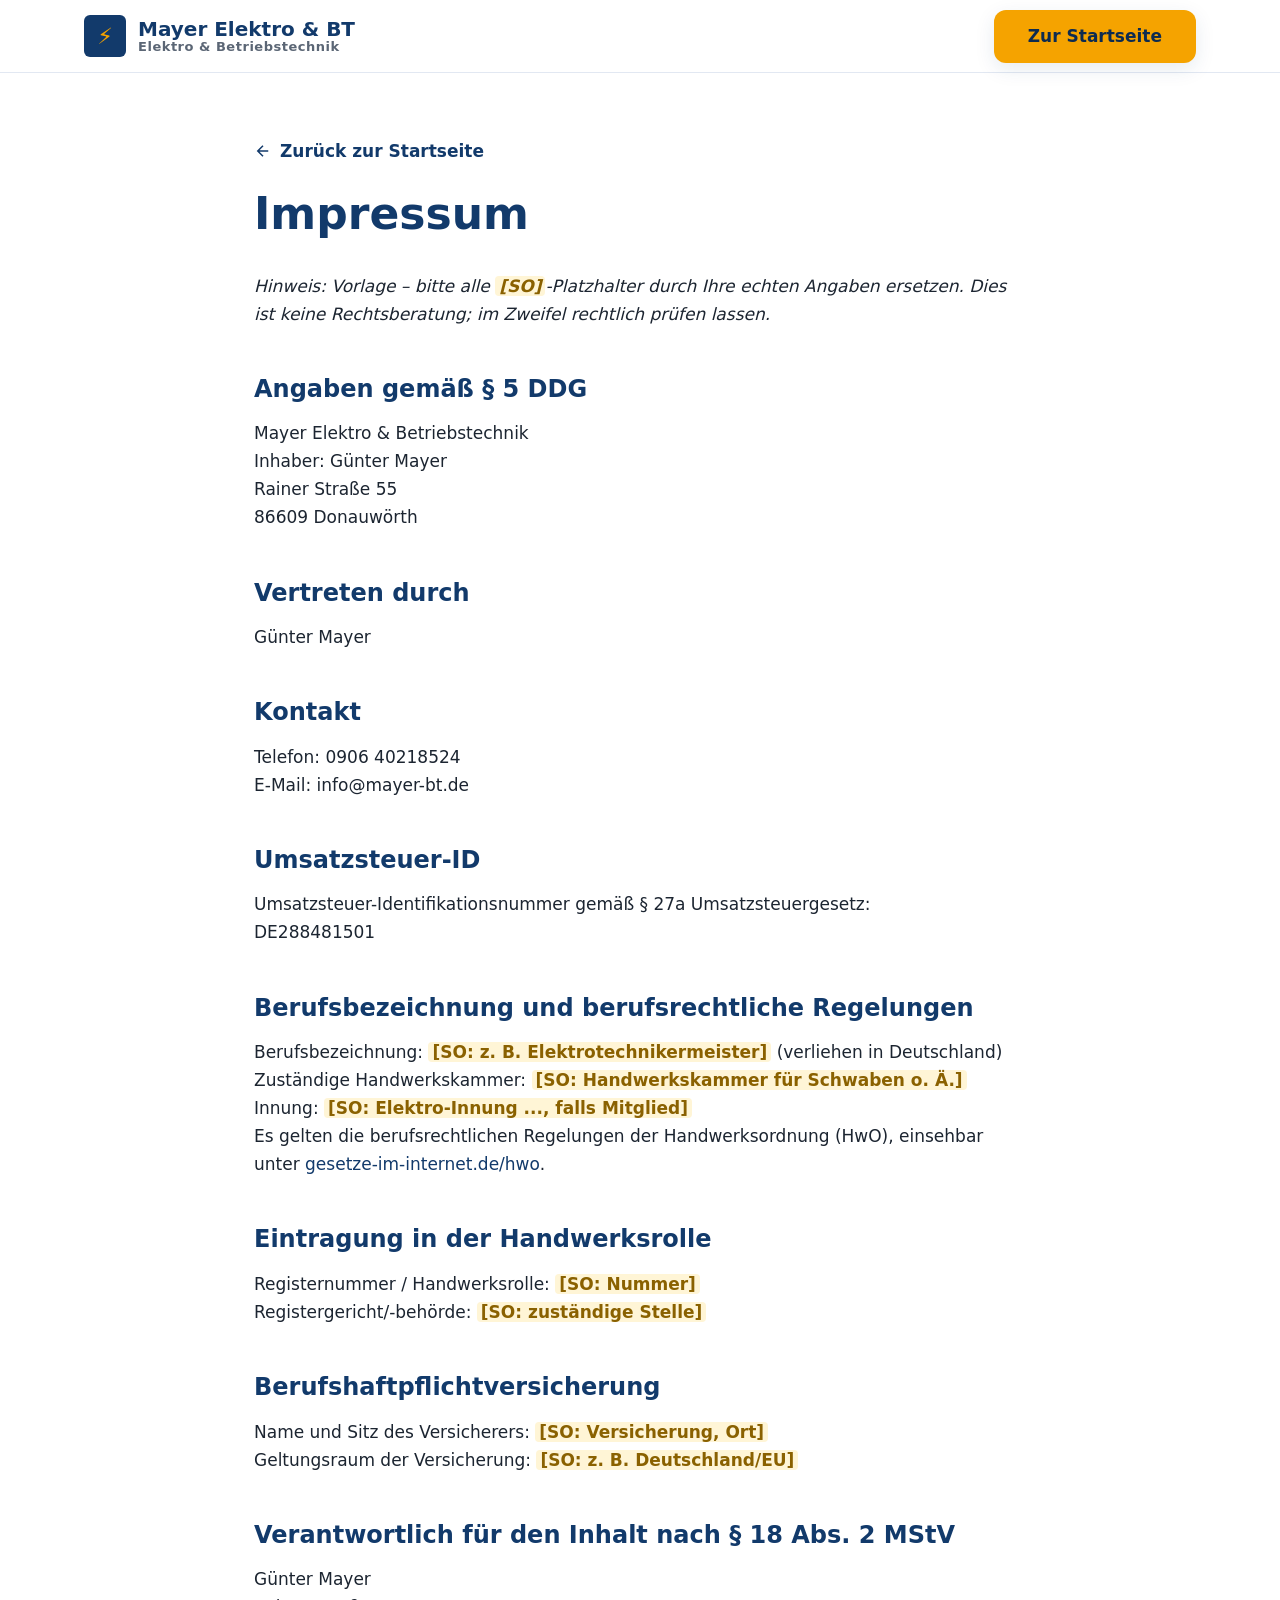
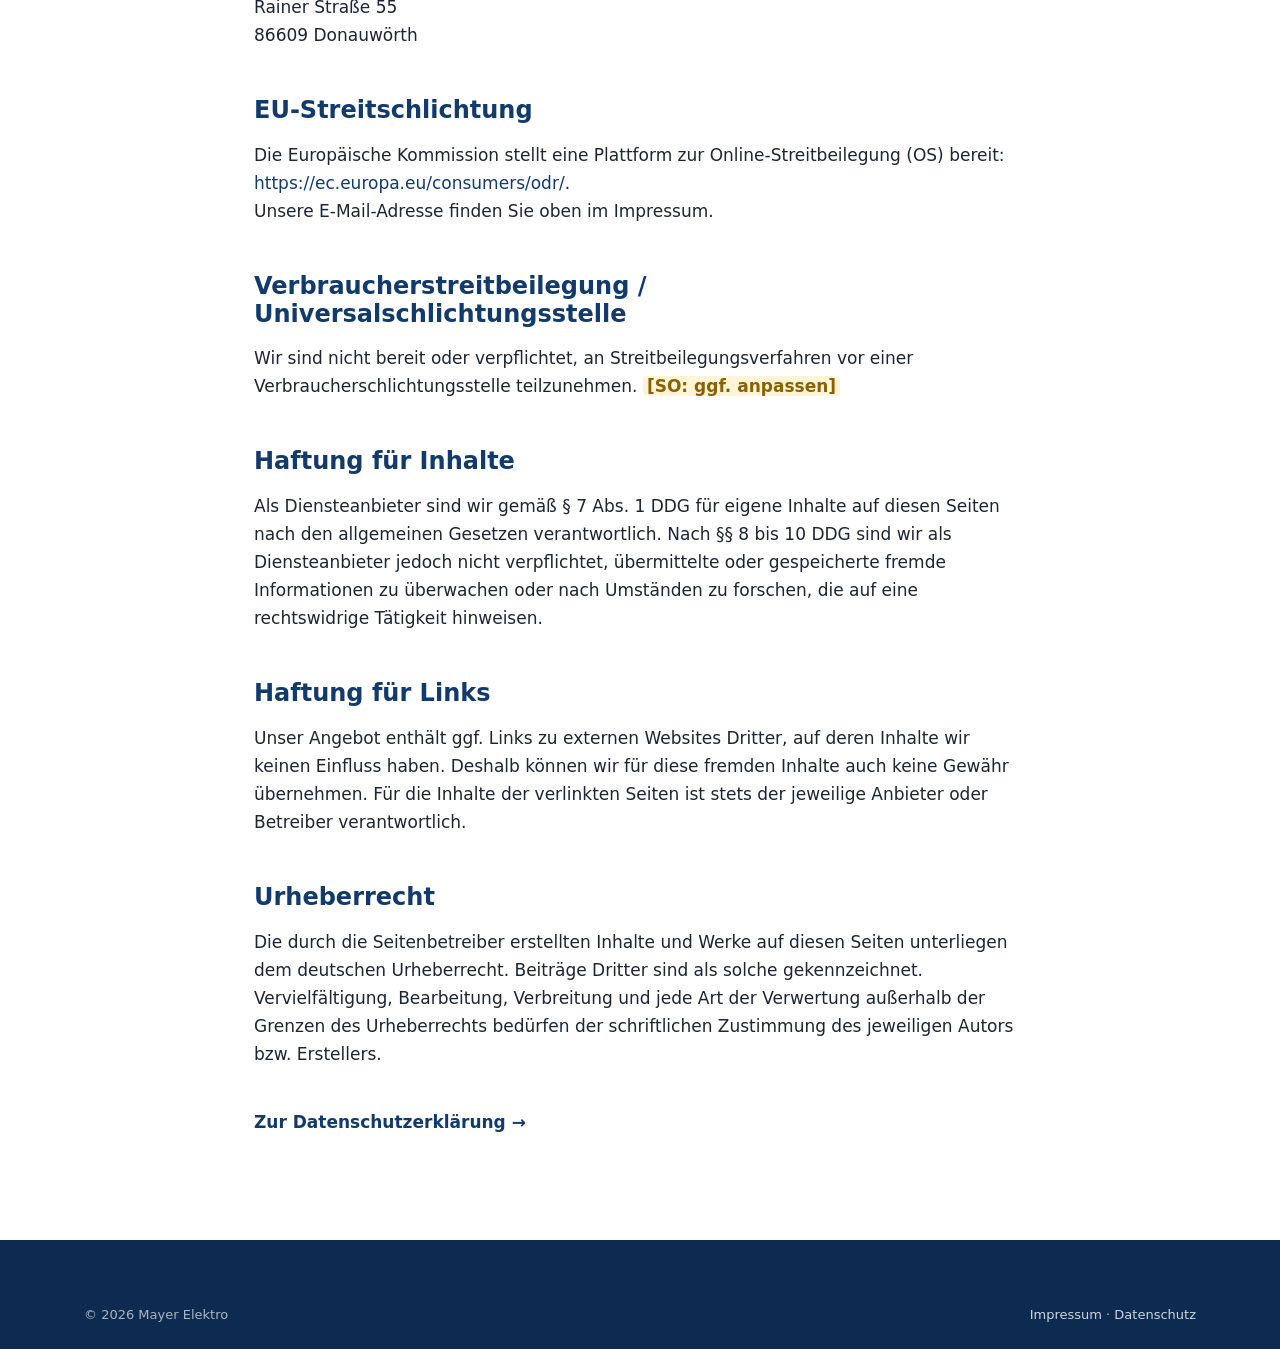
<file: impressum.html>
<!DOCTYPE html>
<html lang="de">
<head>
  <meta charset="UTF-8" />
  <meta name="viewport" content="width=device-width, initial-scale=1.0" />
  <title>Impressum – Mayer Elektro &amp; Betriebstechnik</title>
  <meta name="description" content="Impressum von Mayer Elektro & Betriebstechnik, Donauwörth." />
  <meta name="robots" content="index, follow" />
  <link rel="stylesheet" href="styles.css" />
  <link rel="icon" href="data:image/svg+xml,<svg xmlns='http://www.w3.org/2000/svg' viewBox='0 0 100 100'><text y='.9em' font-size='90'>⚡</text></svg>" />
</head>
<body>
  <a class="skip-link" href="#inhalt">Zum Inhalt springen</a>

  <!-- Kopf mit Zurück-Navigation -->
  <header class="site-header">
    <div class="container">
      <nav class="nav" aria-label="Hauptnavigation">
        <a class="brand" href="index.html" aria-label="Mayer Elektro Startseite">
          <span class="brand__mark" aria-hidden="true">⚡</span>
          <span class="brand__name">Mayer Elektro &amp; BT<small>Elektro &amp; Betriebstechnik</small></span>
        </a>
        <div class="nav__cta">
          <a class="btn btn--primary btn--desktop" href="index.html">Zur Startseite</a>
        </div>
      </nav>
    </div>
  </header>

  <main id="inhalt" class="legal">
    <a class="back-link" href="index.html">
      <svg viewBox="0 0 24 24" width="18" height="18" fill="none" stroke="currentColor" stroke-width="2" aria-hidden="true"><path d="M19 12H5M12 19l-7-7 7-7"/></svg>
      Zurück zur Startseite
    </a>

    <h1>Impressum</h1>
    <p><em>Hinweis: Vorlage – bitte alle <span class="ph">[SO]</span>-Platzhalter durch Ihre echten
      Angaben ersetzen. Dies ist keine Rechtsberatung; im Zweifel rechtlich prüfen lassen.</em></p>

    <!-- Angaben gemäß § 5 DDG (Digitale-Dienste-Gesetz, ehem. § 5 TMG) -->
    <h2>Angaben gemäß § 5 DDG</h2>
    <p>
      Mayer Elektro &amp; Betriebstechnik<br />
      Inhaber: Günter Mayer<br />
      Rainer Straße 55<br />
      86609 Donauwörth
    </p>

    <h2>Vertreten durch</h2>
    <p>Günter Mayer</p>

    <h2>Kontakt</h2>
    <p>
      Telefon: 0906 40218524<br />
      E-Mail: info@mayer-bt.de
    </p>

    <h2>Umsatzsteuer-ID</h2>
    <p>
      Umsatzsteuer-Identifikationsnummer gemäß § 27a Umsatzsteuergesetz:<br />
      DE288481501
    </p>

    <h2>Berufsbezeichnung und berufsrechtliche Regelungen</h2>
    <p>
      Berufsbezeichnung: <span class="ph">[SO: z. B. Elektrotechniker­meister]</span> (verliehen in Deutschland)<br />
      Zuständige Handwerkskammer: <span class="ph">[SO: Handwerkskammer für Schwaben o. Ä.]</span><br />
      Innung: <span class="ph">[SO: Elektro-Innung ..., falls Mitglied]</span><br />
      Es gelten die berufsrechtlichen Regelungen der Handwerksordnung (HwO),
      einsehbar unter <a href="https://www.gesetze-im-internet.de/hwo/" target="_blank" rel="noopener">gesetze-im-internet.de/hwo</a>.
    </p>

    <h2>Eintragung in der Handwerksrolle</h2>
    <p>
      Registernummer / Handwerksrolle: <span class="ph">[SO: Nummer]</span><br />
      Registergericht/-behörde: <span class="ph">[SO: zuständige Stelle]</span>
    </p>

    <h2>Berufshaftpflichtversicherung</h2>
    <p>
      Name und Sitz des Versicherers: <span class="ph">[SO: Versicherung, Ort]</span><br />
      Geltungsraum der Versicherung: <span class="ph">[SO: z. B. Deutschland/EU]</span>
    </p>

    <h2>Verantwortlich für den Inhalt nach § 18 Abs. 2 MStV</h2>
    <p>
      Günter Mayer<br />
      Rainer Straße 55<br />
      86609 Donauwörth
    </p>

    <h2>EU-Streitschlichtung</h2>
    <p>
      Die Europäische Kommission stellt eine Plattform zur Online-Streitbeilegung (OS) bereit:
      <a href="https://ec.europa.eu/consumers/odr/" target="_blank" rel="noopener">https://ec.europa.eu/consumers/odr/</a>.<br />
      Unsere E-Mail-Adresse finden Sie oben im Impressum.
    </p>

    <h2>Verbraucherstreitbeilegung / Universalschlichtungsstelle</h2>
    <p>
      Wir sind nicht bereit oder verpflichtet, an Streitbeilegungsverfahren vor einer
      Verbraucherschlichtungsstelle teilzunehmen. <span class="ph">[SO: ggf. anpassen]</span>
    </p>

    <h2>Haftung für Inhalte</h2>
    <p>
      Als Diensteanbieter sind wir gemäß § 7 Abs. 1 DDG für eigene Inhalte auf diesen Seiten
      nach den allgemeinen Gesetzen verantwortlich. Nach §§ 8 bis 10 DDG sind wir als
      Diensteanbieter jedoch nicht verpflichtet, übermittelte oder gespeicherte fremde
      Informationen zu überwachen oder nach Umständen zu forschen, die auf eine rechtswidrige
      Tätigkeit hinweisen.
    </p>

    <h2>Haftung für Links</h2>
    <p>
      Unser Angebot enthält ggf. Links zu externen Websites Dritter, auf deren Inhalte wir keinen
      Einfluss haben. Deshalb können wir für diese fremden Inhalte auch keine Gewähr übernehmen.
      Für die Inhalte der verlinkten Seiten ist stets der jeweilige Anbieter oder Betreiber
      verantwortlich.
    </p>

    <h2>Urheberrecht</h2>
    <p>
      Die durch die Seitenbetreiber erstellten Inhalte und Werke auf diesen Seiten unterliegen
      dem deutschen Urheberrecht. Beiträge Dritter sind als solche gekennzeichnet. Vervielfältigung,
      Bearbeitung, Verbreitung und jede Art der Verwertung außerhalb der Grenzen des Urheberrechts
      bedürfen der schriftlichen Zustimmung des jeweiligen Autors bzw. Erstellers.
    </p>

    <p style="margin-top:2.5rem">
      <a class="back-link" href="datenschutz.html">Zur Datenschutzerklärung →</a>
    </p>
  </main>

  <footer class="site-footer">
    <div class="container">
      <div class="footer-bottom" style="border:0;padding-top:0">
        <span>© <span id="year">2026</span> Mayer Elektro</span>
        <span><a href="impressum.html">Impressum</a> · <a href="datenschutz.html">Datenschutz</a></span>
      </div>
    </div>
  </footer>
  <script src="script.js"></script>
</body>
</html>
</file>
<file: styles.css>
/* =========================================================================
   Mayer Elektro – Stylesheet
   -------------------------------------------------------------------------
   Aufbau:
   1. Design-System (CSS-Variablen: Farben, Typografie, Abstände)
   2. Basis / Reset
   3. Layout-Helfer
   4. Buttons & CTAs
   5. Header / Navigation
   6. Hero
   7. Sektionen (Leistungen, Über uns, Referenzen, Bewertungen, Ablauf)
   8. Kontakt & Formular
   9. Footer
   10. Rechtstexte (Impressum / Datenschutz)
   11. Responsive / Media Queries

   >> Farben & Look zentral hier oben in ":root" anpassen. <<
   ========================================================================= */

/* =========================================================================
   1. DESIGN-SYSTEM  –  hier zentral Farben/Typo/Abstände ändern
   ========================================================================= */
:root {
  /* ---- Markenfarben ---------------------------------------------------- */
  --color-primary:        #123a6b; /* seriöses Tiefblau (Hauptfarbe)       */
  --color-primary-dark:   #0d2b50; /* dunklere Variante (Header/Footer)    */
  --color-primary-light:  #2f5c96; /* hellere Variante (Hover/Verläufe)    */
  --color-accent:         #f5a300; /* warmer Akzent (CTAs, Highlights)     */
  --color-accent-dark:    #d98e00; /* Akzent Hover                         */

  /* ---- Neutrale Töne --------------------------------------------------- */
  --color-text:           #1c2531; /* Fließtext                            */
  --color-text-muted:     #5b6675; /* sekundärer Text                      */
  --color-bg:             #ffffff; /* Seitenhintergrund                    */
  --color-bg-alt:         #f4f7fb; /* abwechselnder Sektionshintergrund    */
  --color-border:         #e2e8f2; /* Linien / Kartenränder                */
  --color-white:          #ffffff;

  /* ---- Status ---------------------------------------------------------- */
  --color-emergency:      #d92d20; /* Notdienst-Rot                        */

  /* ---- Typografie ------------------------------------------------------ */
  --font-base: "Segoe UI", system-ui, -apple-system, Roboto, Helvetica, Arial, sans-serif;
  --fs-xs:   0.8125rem;   /* 13px */
  --fs-sm:   0.9375rem;   /* 15px */
  --fs-base: 1.0625rem;   /* 17px */
  --fs-md:   1.25rem;     /* 20px */
  --fs-lg:   1.5rem;      /* 24px */
  --fs-xl:   2rem;        /* 32px */
  --fs-2xl:  2.75rem;     /* 44px */
  --fs-3xl:  3.5rem;      /* 56px */
  --lh-tight: 1.15;
  --lh-base:  1.65;

  /* ---- Abstände (Spacing-Skala) --------------------------------------- */
  --space-1: 0.25rem;
  --space-2: 0.5rem;
  --space-3: 0.75rem;
  --space-4: 1rem;
  --space-5: 1.5rem;
  --space-6: 2rem;
  --space-7: 3rem;
  --space-8: 4rem;
  --space-9: 6rem;

  /* ---- Radius / Schatten / Sonstiges ---------------------------------- */
  --radius-sm: 6px;
  --radius:    12px;
  --radius-lg: 20px;
  --shadow-sm: 0 1px 3px rgba(18, 58, 107, 0.08);
  --shadow:    0 6px 20px rgba(18, 58, 107, 0.10);
  --shadow-lg: 0 16px 40px rgba(18, 58, 107, 0.15);
  --container:  1160px;   /* max. Inhaltsbreite */
  --transition: 0.2s ease;
}

/* =========================================================================
   2. BASIS / RESET
   ========================================================================= */
*,
*::before,
*::after { box-sizing: border-box; }

html {
  scroll-behavior: smooth;
  scroll-padding-top: 90px; /* Platz für fixierten Header bei Anker-Links */
}

body {
  margin: 0;
  font-family: var(--font-base);
  font-size: var(--fs-base);
  line-height: var(--lh-base);
  color: var(--color-text);
  background: var(--color-bg);
  -webkit-font-smoothing: antialiased;
  text-rendering: optimizeLegibility;
}

img { max-width: 100%; display: block; }

a {
  color: var(--color-primary);
  text-decoration: none;
  transition: color var(--transition);
}
a:hover { color: var(--color-primary-light); }

h1, h2, h3, h4 {
  line-height: var(--lh-tight);
  color: var(--color-primary);
  margin: 0 0 var(--space-4);
  font-weight: 700;
}

p { margin: 0 0 var(--space-4); }

ul { margin: 0; padding: 0; }

/* Sichtbare Fokuszustände für Tastaturbedienung (Barrierefreiheit) */
:focus-visible {
  outline: 3px solid var(--color-accent);
  outline-offset: 3px;
  border-radius: var(--radius-sm);
}

/* Nur für Screenreader sichtbar */
.visually-hidden {
  position: absolute;
  width: 1px; height: 1px;
  padding: 0; margin: -1px;
  overflow: hidden; clip: rect(0 0 0 0);
  white-space: nowrap; border: 0;
}

/* "Zum Inhalt springen"-Link */
.skip-link {
  position: absolute;
  left: var(--space-4);
  top: -100px;
  z-index: 1000;
  background: var(--color-accent);
  color: var(--color-primary-dark);
  padding: var(--space-3) var(--space-5);
  border-radius: var(--radius-sm);
  font-weight: 700;
  transition: top var(--transition);
}
.skip-link:focus { top: var(--space-4); }

/* =========================================================================
   3. LAYOUT-HELFER
   ========================================================================= */
.container {
  width: 100%;
  max-width: var(--container);
  margin: 0 auto;
  padding: 0 var(--space-5);
}

.section {
  padding: var(--space-8) 0;
}
.section--alt { background: var(--color-bg-alt); }

.section__head {
  max-width: 720px;
  margin: 0 auto var(--space-7);
  text-align: center;
}
.section__eyebrow {
  display: inline-block;
  font-size: var(--fs-sm);
  font-weight: 700;
  letter-spacing: 0.08em;
  text-transform: uppercase;
  color: var(--color-accent-dark);
  margin-bottom: var(--space-3);
}
.section__title { font-size: var(--fs-xl); }
.section__lead  { font-size: var(--fs-md); color: var(--color-text-muted); }

/* Platzhalter-Markierung [SO] – zentral gestylt, damit leicht auffindbar */
.ph {
  background: #fff5d6;
  color: #8a6100;
  padding: 0 4px;
  border-radius: 4px;
  font-weight: 600;
  white-space: nowrap;
}

/* =========================================================================
   4. BUTTONS & CTAs
   ========================================================================= */
.btn {
  display: inline-flex;
  align-items: center;
  gap: var(--space-2);
  padding: var(--space-4) var(--space-6);
  font-size: var(--fs-base);
  font-weight: 700;
  border-radius: var(--radius);
  border: 2px solid transparent;
  cursor: pointer;
  transition: transform var(--transition), background var(--transition),
              box-shadow var(--transition), color var(--transition);
  line-height: 1;
  text-align: center;
}
.btn:hover { transform: translateY(-2px); }
.btn:active { transform: translateY(0); }

.btn--primary {
  background: var(--color-accent);
  color: var(--color-primary-dark);
  box-shadow: var(--shadow);
}
.btn--primary:hover { background: var(--color-accent-dark); color: var(--color-primary-dark); }

.btn--ghost {
  background: transparent;
  color: var(--color-white);
  border-color: rgba(255, 255, 255, 0.6);
}
.btn--ghost:hover { background: rgba(255, 255, 255, 0.12); color: var(--color-white); }

.btn--solid {
  background: var(--color-primary);
  color: var(--color-white);
}
.btn--solid:hover { background: var(--color-primary-light); color: var(--color-white); }

.btn--whatsapp {
  background: #25d366;
  color: #06331a;
}
.btn--whatsapp:hover { background: #1eb457; color: #06331a; }

.btn--block { width: 100%; justify-content: center; }

.btn__icon { width: 20px; height: 20px; flex: none; }

/* =========================================================================
   5. HEADER / NAVIGATION
   ========================================================================= */
.site-header {
  position: sticky;
  top: 0;
  z-index: 100;
  background: rgba(255, 255, 255, 0.96);
  backdrop-filter: blur(8px);
  border-bottom: 1px solid var(--color-border);
}
.nav {
  display: flex;
  align-items: center;
  justify-content: space-between;
  gap: var(--space-5);
  min-height: 72px;
}

/* Logo-Platzhalter */
.brand {
  display: flex;
  align-items: center;
  gap: var(--space-3);
  font-weight: 800;
  font-size: var(--fs-md);
  color: var(--color-primary);
}
.brand:hover { color: var(--color-primary); }
.brand__mark {
  width: 42px; height: 42px;
  display: grid; place-items: center;
  background: var(--color-primary);
  color: var(--color-accent);
  border-radius: var(--radius-sm);
  font-size: 1.4rem;
}
.brand__name { line-height: 1.1; }
.brand__name small {
  display: block;
  font-size: var(--fs-xs);
  font-weight: 600;
  color: var(--color-text-muted);
  letter-spacing: 0.04em;
}

.nav__links {
  display: flex;
  align-items: center;
  gap: var(--space-5);
  list-style: none;
}
.nav__links a {
  font-weight: 600;
  color: var(--color-text);
  font-size: var(--fs-sm);
}
.nav__links a:hover { color: var(--color-primary); }

.nav__cta { display: flex; align-items: center; gap: var(--space-3); }

/* Mobiler Menü-Button (Hamburger) */
.nav__toggle {
  display: none;
  flex-direction: column;
  gap: 5px;
  width: 46px; height: 46px;
  padding: 11px;
  background: var(--color-primary);
  border: none;
  border-radius: var(--radius-sm);
  cursor: pointer;
}
.nav__toggle span {
  display: block;
  height: 3px;
  background: var(--color-white);
  border-radius: 2px;
  transition: transform var(--transition), opacity var(--transition);
}

/* =========================================================================
   6. HERO
   ========================================================================= */
.hero {
  position: relative;
  color: var(--color-white);
  background:
    linear-gradient(135deg, rgba(13, 43, 80, 0.94), rgba(18, 58, 107, 0.86)),
    /* dezentes Muster als Platzhalter für späteres Hintergrundbild */
    repeating-linear-gradient(45deg, #10335e 0, #10335e 24px, #123a6b 24px, #123a6b 48px);
  overflow: hidden;
}
.hero__inner {
  display: grid;
  grid-template-columns: 1.1fr 0.9fr;
  gap: var(--space-8);
  align-items: center;
  padding: var(--space-9) 0;
}
.hero h1 {
  color: var(--color-white);
  font-size: var(--fs-3xl);
  margin-bottom: var(--space-5);
}
.hero h1 .accent { color: var(--color-accent); }
.hero__lead {
  font-size: var(--fs-md);
  color: rgba(255, 255, 255, 0.9);
  max-width: 34ch;
  margin-bottom: var(--space-6);
}
.hero__actions {
  display: flex;
  flex-wrap: wrap;
  gap: var(--space-4);
  margin-bottom: var(--space-6);
}
.hero__trust {
  display: flex;
  flex-wrap: wrap;
  gap: var(--space-5);
  font-size: var(--fs-sm);
  color: rgba(255, 255, 255, 0.85);
}
.hero__trust li {
  display: flex; align-items: center; gap: var(--space-2);
  list-style: none;
}
.hero__trust svg { width: 20px; height: 20px; color: var(--color-accent); flex: none; }

/* Hero-Badge (Kategorie/Trust – ruhige Markenfarbe) */
.hero-badge {
  display: inline-flex;
  align-items: center;
  gap: var(--space-2);
  background: rgba(245, 163, 0, 0.15);
  border: 1px solid rgba(245, 163, 0, 0.5);
  color: var(--color-accent);
  padding: var(--space-3) var(--space-4);
  border-radius: 999px;
  font-weight: 700;
  font-size: var(--fs-sm);
  margin-bottom: var(--space-5);
}
.hero-badge svg { width: 18px; height: 18px; flex: none; }

/* Notdienst-Badge (optional wiederverwendbar, z. B. bei Störungsdienst) */
.emergency-badge {
  display: inline-flex;
  align-items: center;
  gap: var(--space-3);
  background: var(--color-emergency);
  color: var(--color-white);
  padding: var(--space-3) var(--space-4);
  border-radius: 999px;
  font-weight: 700;
  font-size: var(--fs-sm);
  margin-bottom: var(--space-5);
  box-shadow: var(--shadow);
  text-decoration: none;
}
.emergency-badge:hover { color: var(--color-white); background: #c0261a; }
.emergency-badge .ph { background: rgba(255,255,255,0.2); color: #fff; }
.emergency-badge .pulse {
  width: 10px; height: 10px;
  background: var(--color-white);
  border-radius: 50%;
  animation: pulse 1.6s infinite;
}
@keyframes pulse {
  0%   { box-shadow: 0 0 0 0 rgba(255, 255, 255, 0.7); }
  70%  { box-shadow: 0 0 0 10px rgba(255, 255, 255, 0); }
  100% { box-shadow: 0 0 0 0 rgba(255, 255, 255, 0); }
}

/* Hero-Bild-Platzhalter (Karte mit Kennzahlen) */
.hero__card {
  background: rgba(255, 255, 255, 0.08);
  border: 1px solid rgba(255, 255, 255, 0.18);
  border-radius: var(--radius-lg);
  padding: var(--space-6);
  backdrop-filter: blur(4px);
}
.hero__photo {
  aspect-ratio: 4 / 3;
  border-radius: var(--radius);
  background:
    linear-gradient(135deg, rgba(245, 163, 0, 0.25), rgba(47, 92, 150, 0.25));
  display: grid; place-items: center;
  color: rgba(255, 255, 255, 0.75);
  font-size: var(--fs-sm);
  text-align: center;
  padding: var(--space-5);
  margin-bottom: var(--space-5);
  border: 1px dashed rgba(255, 255, 255, 0.3);
}
.hero__stats {
  display: grid;
  grid-template-columns: repeat(3, 1fr);
  gap: var(--space-4);
  text-align: center;
}
.hero__stats strong {
  display: block;
  font-size: var(--fs-lg);
  color: var(--color-accent);
}
.hero__stats span { font-size: var(--fs-xs); color: rgba(255, 255, 255, 0.85); }

/* =========================================================================
   7. SEKTIONEN
   ========================================================================= */

/* ---- Leistungen (Karten-Grid) ---------------------------------------- */
.grid {
  display: grid;
  gap: var(--space-5);
}
.grid--services { grid-template-columns: repeat(3, 1fr); }
.grid--3        { grid-template-columns: repeat(3, 1fr); }
.grid--4        { grid-template-columns: repeat(4, 1fr); }

.card {
  background: var(--color-white);
  border: 1px solid var(--color-border);
  border-radius: var(--radius);
  padding: var(--space-6);
  box-shadow: var(--shadow-sm);
  transition: transform var(--transition), box-shadow var(--transition),
              border-color var(--transition);
}
.card:hover {
  transform: translateY(-4px);
  box-shadow: var(--shadow);
  border-color: var(--color-primary-light);
}
.card__icon {
  width: 54px; height: 54px;
  display: grid; place-items: center;
  background: var(--color-bg-alt);
  color: var(--color-primary);
  border-radius: var(--radius-sm);
  margin-bottom: var(--space-4);
}
.card__icon svg { width: 28px; height: 28px; }
.card h3 { font-size: var(--fs-md); margin-bottom: var(--space-2); }
.card p  { color: var(--color-text-muted); font-size: var(--fs-sm); margin: 0; }

/* ---- Über uns -------------------------------------------------------- */
.about {
  display: grid;
  grid-template-columns: 0.9fr 1.1fr;
  gap: var(--space-8);
  align-items: center;
}
.about__photo {
  aspect-ratio: 4 / 3;
  border-radius: var(--radius-lg);
  background: linear-gradient(135deg, var(--color-primary), var(--color-primary-light));
  display: grid; place-items: center;
  color: rgba(255, 255, 255, 0.85);
  text-align: center;
  padding: var(--space-6);
  box-shadow: var(--shadow);
}
.about h2 { font-size: var(--fs-xl); }
.about__badges {
  display: flex;
  flex-wrap: wrap;
  gap: var(--space-3);
  margin: var(--space-5) 0;
}
.badge {
  display: inline-flex;
  align-items: center;
  gap: var(--space-2);
  background: var(--color-bg-alt);
  border: 1px solid var(--color-border);
  padding: var(--space-2) var(--space-4);
  border-radius: 999px;
  font-size: var(--fs-sm);
  font-weight: 600;
  color: var(--color-primary);
}
.badge svg { width: 18px; height: 18px; color: var(--color-accent-dark); }
.feature-list { list-style: none; margin: var(--space-4) 0 0; }
.feature-list li {
  display: flex; align-items: flex-start; gap: var(--space-3);
  margin-bottom: var(--space-3);
  color: var(--color-text);
}
.feature-list svg { width: 22px; height: 22px; color: var(--color-accent-dark); flex: none; margin-top: 2px; }

/* ---- Referenzen / Galerie -------------------------------------------- */
.gallery { grid-template-columns: repeat(3, 1fr); }
.gallery__item {
  position: relative;
  aspect-ratio: 4 / 3;
  border-radius: var(--radius);
  overflow: hidden;
  background: linear-gradient(135deg, var(--color-bg-alt), #dbe6f5);
  border: 1px solid var(--color-border);
  display: grid; place-items: center;
  color: var(--color-text-muted);
  text-align: center;
  padding: var(--space-4);
  font-size: var(--fs-sm);
}
.gallery__item span {
  position: absolute;
  left: var(--space-3); bottom: var(--space-3);
  background: rgba(18, 58, 107, 0.85);
  color: var(--color-white);
  padding: 4px 10px;
  border-radius: 999px;
  font-size: var(--fs-xs);
  font-weight: 600;
}

/* ---- Kundenstimmen / Bewertungen ------------------------------------- */
/* Wiederverwendbare Komponente: hier später echte Google-Rezensionen einbinden.
   Datenattribute (data-review) erleichtern das spätere Befüllen per API/JS.   */
.reviews-head {
  display: flex;
  align-items: center;
  justify-content: center;
  gap: var(--space-4);
  flex-wrap: wrap;
  margin-bottom: var(--space-6);
}
.reviews-score {
  display: flex; align-items: center; gap: var(--space-3);
  background: var(--color-white);
  border: 1px solid var(--color-border);
  border-radius: 999px;
  padding: var(--space-3) var(--space-5);
  box-shadow: var(--shadow-sm);
  font-weight: 700;
  color: var(--color-primary);
}
.reviews-score .num { font-size: var(--fs-lg); }
.stars { color: var(--color-accent); letter-spacing: 2px; font-size: 1.1rem; }

.review-card {
  background: var(--color-white);
  border: 1px solid var(--color-border);
  border-radius: var(--radius);
  padding: var(--space-6);
  box-shadow: var(--shadow-sm);
  display: flex;
  flex-direction: column;
  gap: var(--space-4);
}
.review-card blockquote {
  margin: 0;
  color: var(--color-text);
  font-size: var(--fs-base);
}
.review-card figcaption {
  display: flex;
  align-items: center;
  gap: var(--space-3);
  margin-top: auto;
}
.review-card .avatar {
  width: 44px; height: 44px;
  border-radius: 50%;
  background: var(--color-primary);
  color: var(--color-white);
  display: grid; place-items: center;
  font-weight: 700;
  flex: none;
}
.review-card .who { font-weight: 700; color: var(--color-primary); font-size: var(--fs-sm); }
.review-card .who small { display: block; font-weight: 500; color: var(--color-text-muted); }

/* ---- So arbeiten wir (Schritte) -------------------------------------- */
.steps { grid-template-columns: repeat(4, 1fr); counter-reset: step; }
.step {
  position: relative;
  background: var(--color-white);
  border: 1px solid var(--color-border);
  border-radius: var(--radius);
  padding: var(--space-6);
  padding-top: var(--space-7);
}
.step__num {
  position: absolute;
  top: calc(-1 * var(--space-4));
  left: var(--space-5);
  width: 46px; height: 46px;
  background: var(--color-accent);
  color: var(--color-primary-dark);
  border-radius: 50%;
  display: grid; place-items: center;
  font-weight: 800;
  font-size: var(--fs-md);
  box-shadow: var(--shadow);
}
.step h3 { font-size: var(--fs-md); margin-bottom: var(--space-2); }
.step p { color: var(--color-text-muted); font-size: var(--fs-sm); margin: 0; }

/* =========================================================================
   8. KONTAKT & FORMULAR
   ========================================================================= */
.contact {
  display: grid;
  grid-template-columns: 1fr 1fr;
  gap: var(--space-7);
  align-items: start;
}
.contact__info { display: flex; flex-direction: column; gap: var(--space-5); }

.info-item {
  display: flex;
  align-items: flex-start;
  gap: var(--space-4);
}
.info-item__icon {
  width: 48px; height: 48px;
  flex: none;
  display: grid; place-items: center;
  background: var(--color-primary);
  color: var(--color-white);
  border-radius: var(--radius-sm);
}
.info-item__icon svg { width: 24px; height: 24px; }
.info-item h3 { font-size: var(--fs-base); margin-bottom: 2px; }
.info-item p, .info-item a { margin: 0; color: var(--color-text-muted); font-size: var(--fs-sm); }
.info-item a { font-weight: 600; color: var(--color-primary); }

.contact__quick {
  display: flex;
  flex-wrap: wrap;
  gap: var(--space-3);
  margin-top: var(--space-2);
}

/* Google-Maps-Platzhalter */
.map-embed {
  margin-top: var(--space-4);
  border-radius: var(--radius);
  overflow: hidden;
  border: 1px solid var(--color-border);
  aspect-ratio: 16 / 10;
  background:
    linear-gradient(135deg, #dfe8f4, #eef3fa);
  display: grid; place-items: center;
  text-align: center;
  color: var(--color-text-muted);
  padding: var(--space-5);
}
.map-embed iframe { width: 100%; height: 100%; border: 0; display: block; }

/* Formular */
.form-card {
  background: var(--color-white);
  border: 1px solid var(--color-border);
  border-radius: var(--radius-lg);
  padding: var(--space-7);
  box-shadow: var(--shadow);
}
.form-row { margin-bottom: var(--space-5); }
.form-row label {
  display: block;
  font-weight: 600;
  font-size: var(--fs-sm);
  color: var(--color-primary);
  margin-bottom: var(--space-2);
}
.form-row .req { color: var(--color-emergency); }
.form-control {
  width: 100%;
  padding: var(--space-4);
  font: inherit;
  font-size: var(--fs-sm);
  color: var(--color-text);
  background: var(--color-bg-alt);
  border: 1.5px solid var(--color-border);
  border-radius: var(--radius-sm);
  transition: border-color var(--transition), box-shadow var(--transition);
}
.form-control:focus {
  outline: none;
  border-color: var(--color-primary-light);
  box-shadow: 0 0 0 3px rgba(47, 92, 150, 0.15);
  background: var(--color-white);
}
textarea.form-control { min-height: 140px; resize: vertical; }

.form-consent {
  display: flex;
  align-items: flex-start;
  gap: var(--space-3);
  font-size: var(--fs-xs);
  color: var(--color-text-muted);
  margin-bottom: var(--space-5);
}
.form-consent input { margin-top: 3px; flex: none; width: 18px; height: 18px; }
.form-note { font-size: var(--fs-xs); color: var(--color-text-muted); margin-top: var(--space-4); }

/* =========================================================================
   9. FOOTER
   ========================================================================= */
.site-footer {
  background: var(--color-primary-dark);
  color: rgba(255, 255, 255, 0.8);
  padding: var(--space-8) 0 var(--space-5);
  font-size: var(--fs-sm);
}
.footer-grid {
  display: grid;
  grid-template-columns: 1.4fr 1fr 1fr;
  gap: var(--space-7);
  margin-bottom: var(--space-6);
}
.site-footer h4 {
  color: var(--color-white);
  font-size: var(--fs-base);
  margin-bottom: var(--space-4);
}
.site-footer a { color: rgba(255, 255, 255, 0.8); }
.site-footer a:hover { color: var(--color-accent); }
.footer-list { list-style: none; display: flex; flex-direction: column; gap: var(--space-2); }
.footer-brand .brand { color: var(--color-white); margin-bottom: var(--space-4); }
.footer-brand .brand__name { color: var(--color-white); }
.footer-brand .brand__name small { color: rgba(255, 255, 255, 0.65); }
.footer-bottom {
  border-top: 1px solid rgba(255, 255, 255, 0.15);
  padding-top: var(--space-5);
  display: flex;
  flex-wrap: wrap;
  justify-content: space-between;
  gap: var(--space-3);
  font-size: var(--fs-xs);
  color: rgba(255, 255, 255, 0.65);
}
.footer-bottom a { color: rgba(255, 255, 255, 0.8); }

/* =========================================================================
   10. RECHTSTEXTE (Impressum / Datenschutz)
   ========================================================================= */
.legal {
  max-width: 820px;
  margin: 0 auto;
  padding: var(--space-8) var(--space-5);
}
.legal h1 { font-size: var(--fs-2xl); margin-bottom: var(--space-6); }
.legal h2 { font-size: var(--fs-lg); margin-top: var(--space-7); }
.legal h3 { font-size: var(--fs-md); margin-top: var(--space-5); }
.legal p, .legal li { color: var(--color-text); }
.legal ul { padding-left: var(--space-5); list-style: disc; margin-bottom: var(--space-4); }
.legal a { word-break: break-word; }
.back-link {
  display: inline-flex; align-items: center; gap: var(--space-2);
  font-weight: 600; margin-bottom: var(--space-5);
}

/* =========================================================================
   11. RESPONSIVE / MEDIA QUERIES  (mobile-first: hier für größere Screens
        und Anpassungen auf kleinen Screens)
   ========================================================================= */

/* ---- Tablet & kleiner ------------------------------------------------- */
@media (max-width: 960px) {
  .hero__inner { grid-template-columns: 1fr; gap: var(--space-7); }
  .hero__card { max-width: 480px; }
  .about { grid-template-columns: 1fr; }
  .contact { grid-template-columns: 1fr; }
  .grid--services, .grid--3 { grid-template-columns: repeat(2, 1fr); }
  .grid--4, .steps { grid-template-columns: repeat(2, 1fr); }
  .gallery { grid-template-columns: repeat(2, 1fr); }
  .footer-grid { grid-template-columns: 1fr 1fr; }
}

/* ---- Mobil ------------------------------------------------------------ */
@media (max-width: 640px) {
  :root {
    --fs-2xl: 2.1rem;
    --fs-3xl: 2.4rem;
    --fs-xl:  1.7rem;
  }
  .section { padding: var(--space-7) 0; }

  /* Navigation: Links einklappen, Hamburger zeigen */
  .nav__toggle { display: flex; }
  .nav__links {
    position: absolute;
    top: 72px; left: 0; right: 0;
    flex-direction: column;
    align-items: stretch;
    gap: 0;
    background: var(--color-white);
    border-bottom: 1px solid var(--color-border);
    box-shadow: var(--shadow);
    padding: var(--space-3) var(--space-5);
    display: none;
  }
  .nav__links.is-open { display: flex; }
  .nav__links li { border-bottom: 1px solid var(--color-border); }
  .nav__links li:last-child { border-bottom: none; }
  .nav__links a { display: block; padding: var(--space-4) 0; }
  .nav__cta .btn--desktop { display: none; } /* Anruf-CTA im Menü wird redundant */

  /* Firmen-Tagline im Header auf Mobil ausblenden (spart Höhe) */
  .brand__name small { display: none; }

  .hero__actions .btn { width: 100%; justify-content: center; }
  .grid--services, .grid--3, .grid--4, .steps, .gallery { grid-template-columns: 1fr; }
  .footer-grid { grid-template-columns: 1fr; gap: var(--space-6); }
  .step { padding-top: var(--space-6); }
  .form-card { padding: var(--space-5); }
}

/* ---- Bewegung reduzieren (Barrierefreiheit) --------------------------- */
@media (prefers-reduced-motion: reduce) {
  * { animation: none !important; transition: none !important; scroll-behavior: auto !important; }
}
</file>
